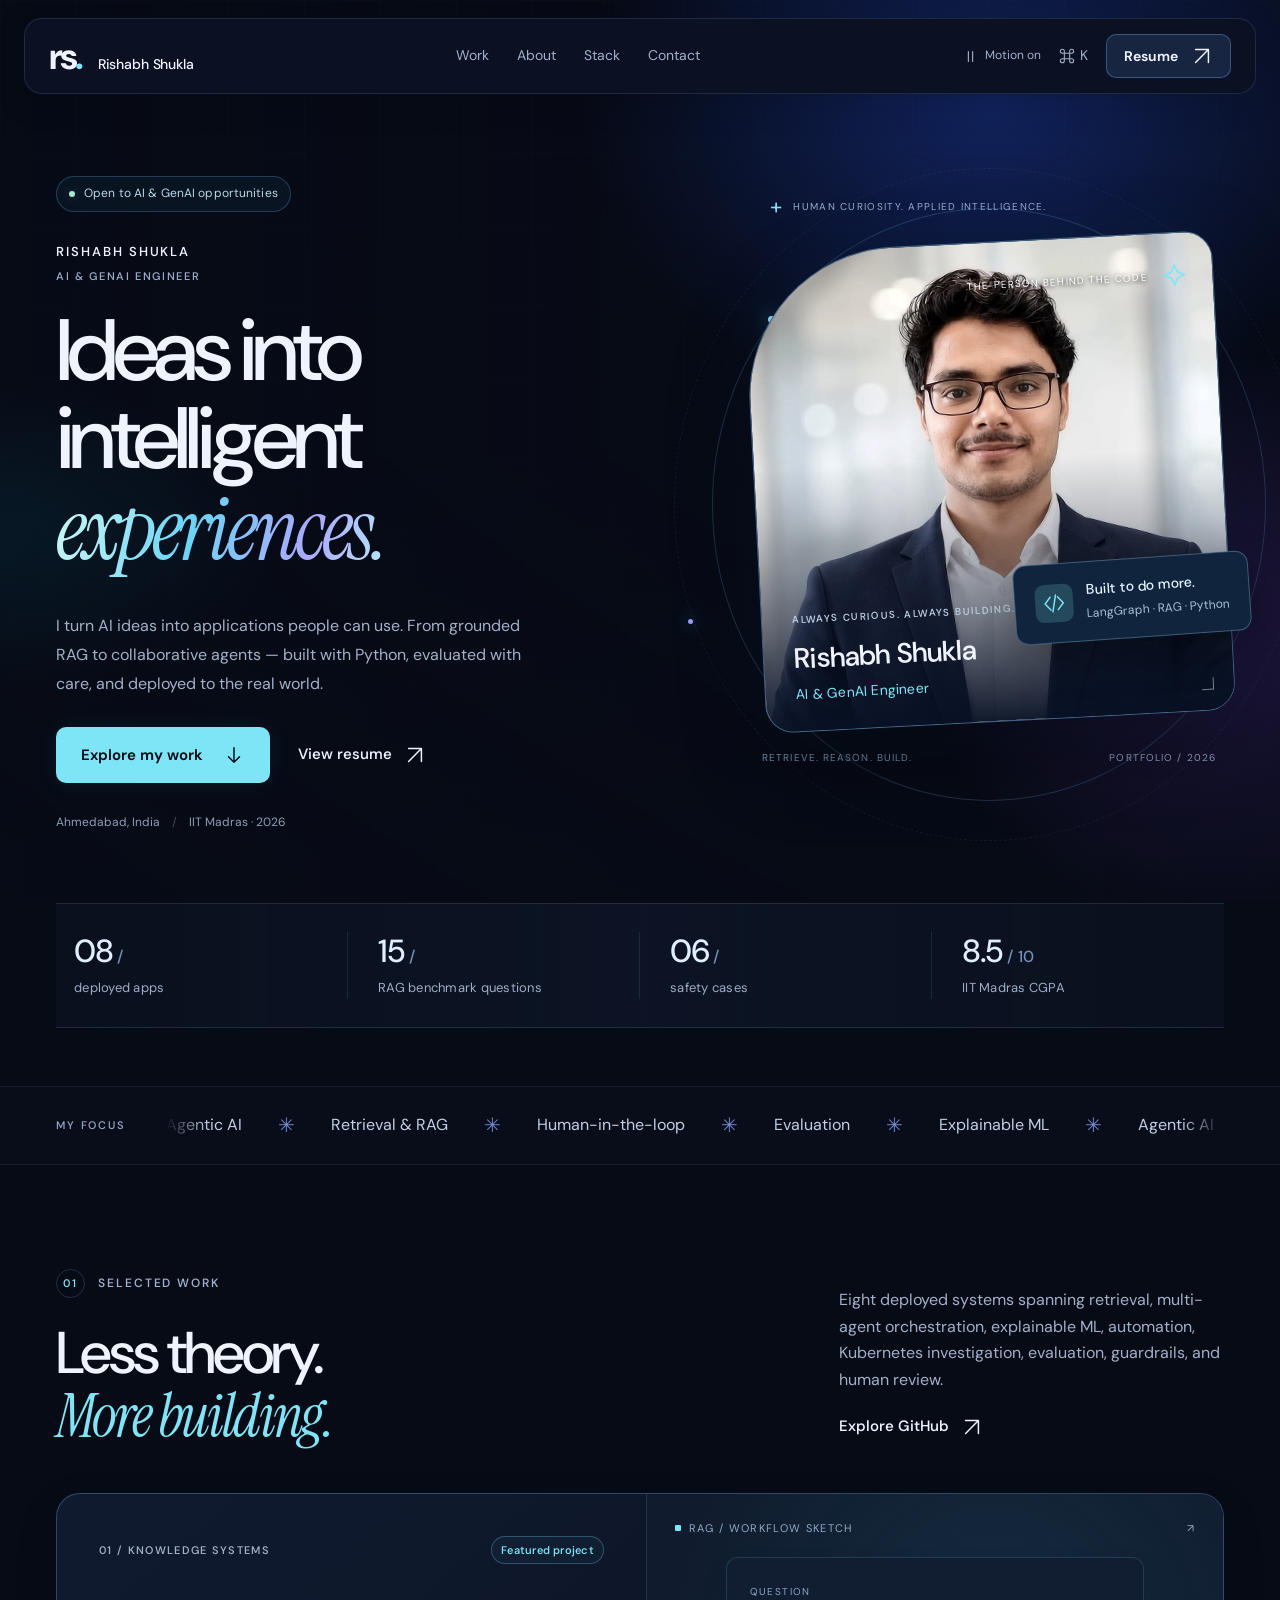
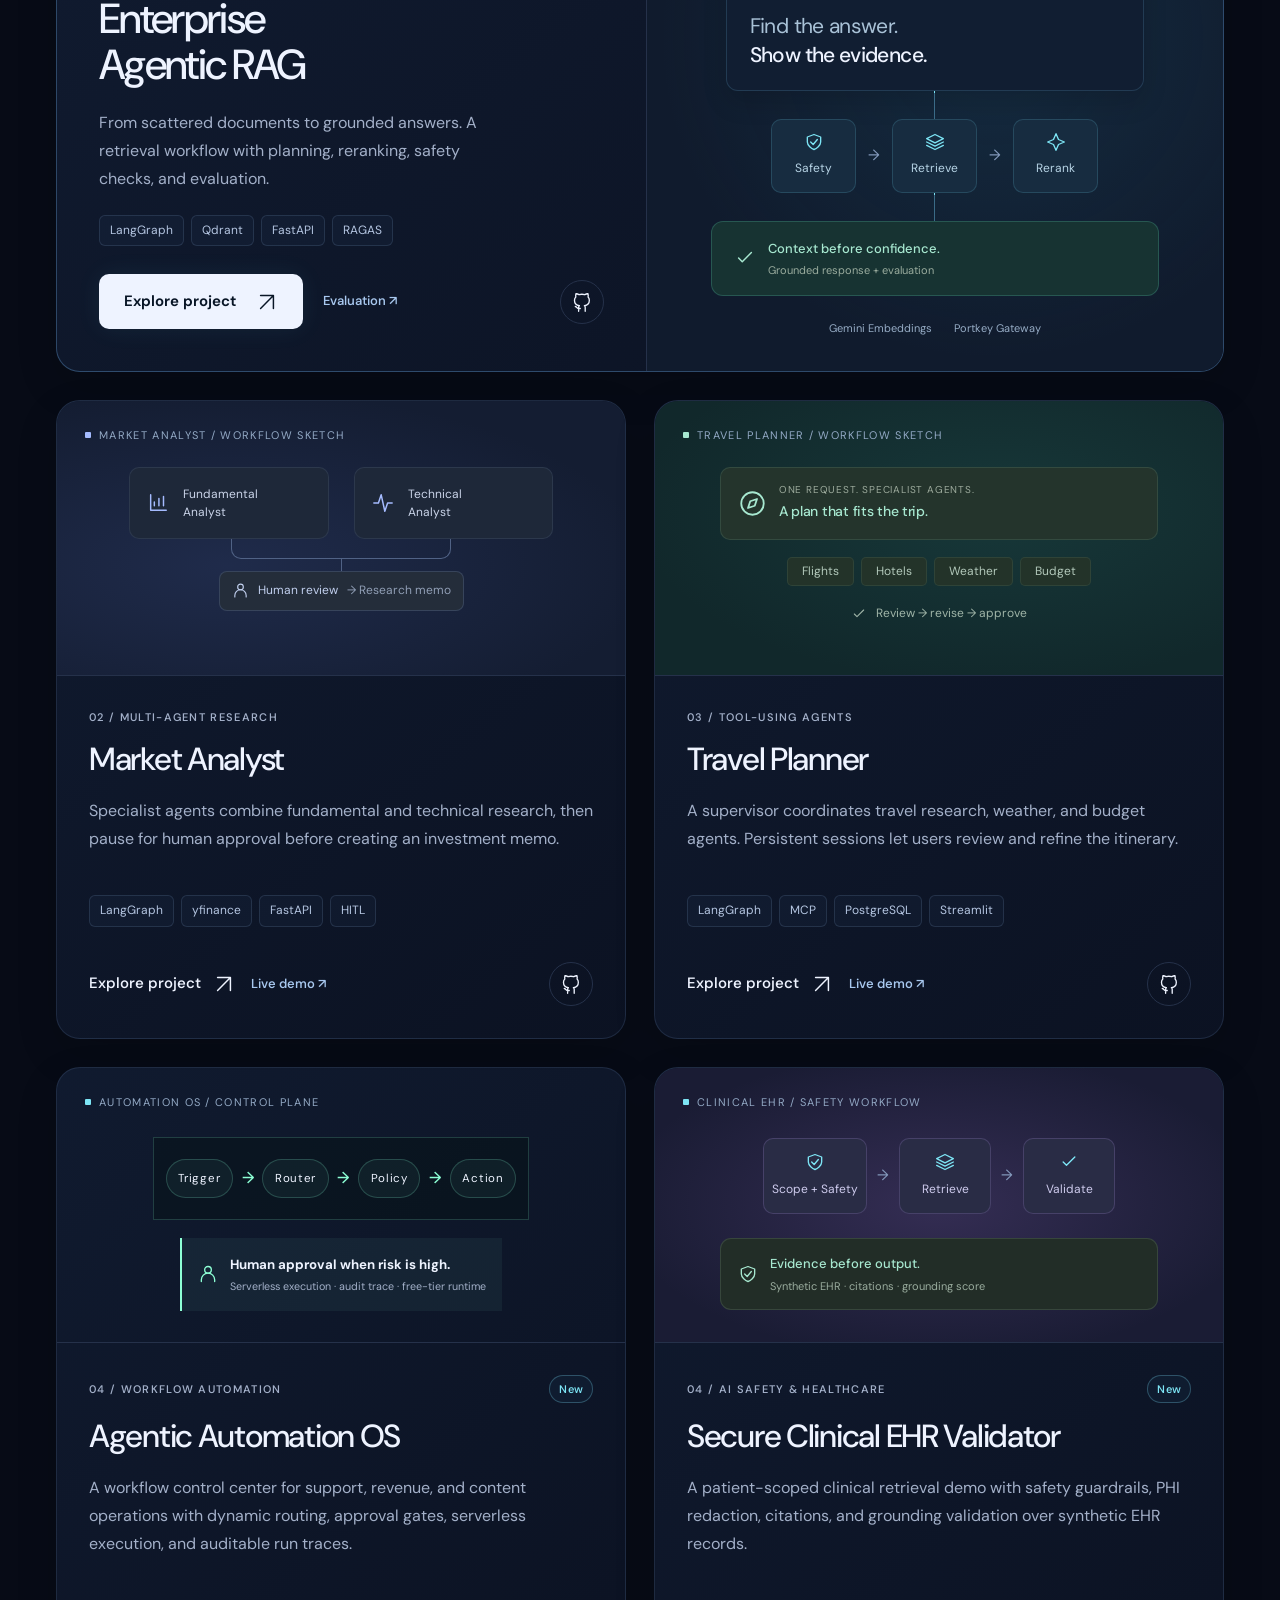
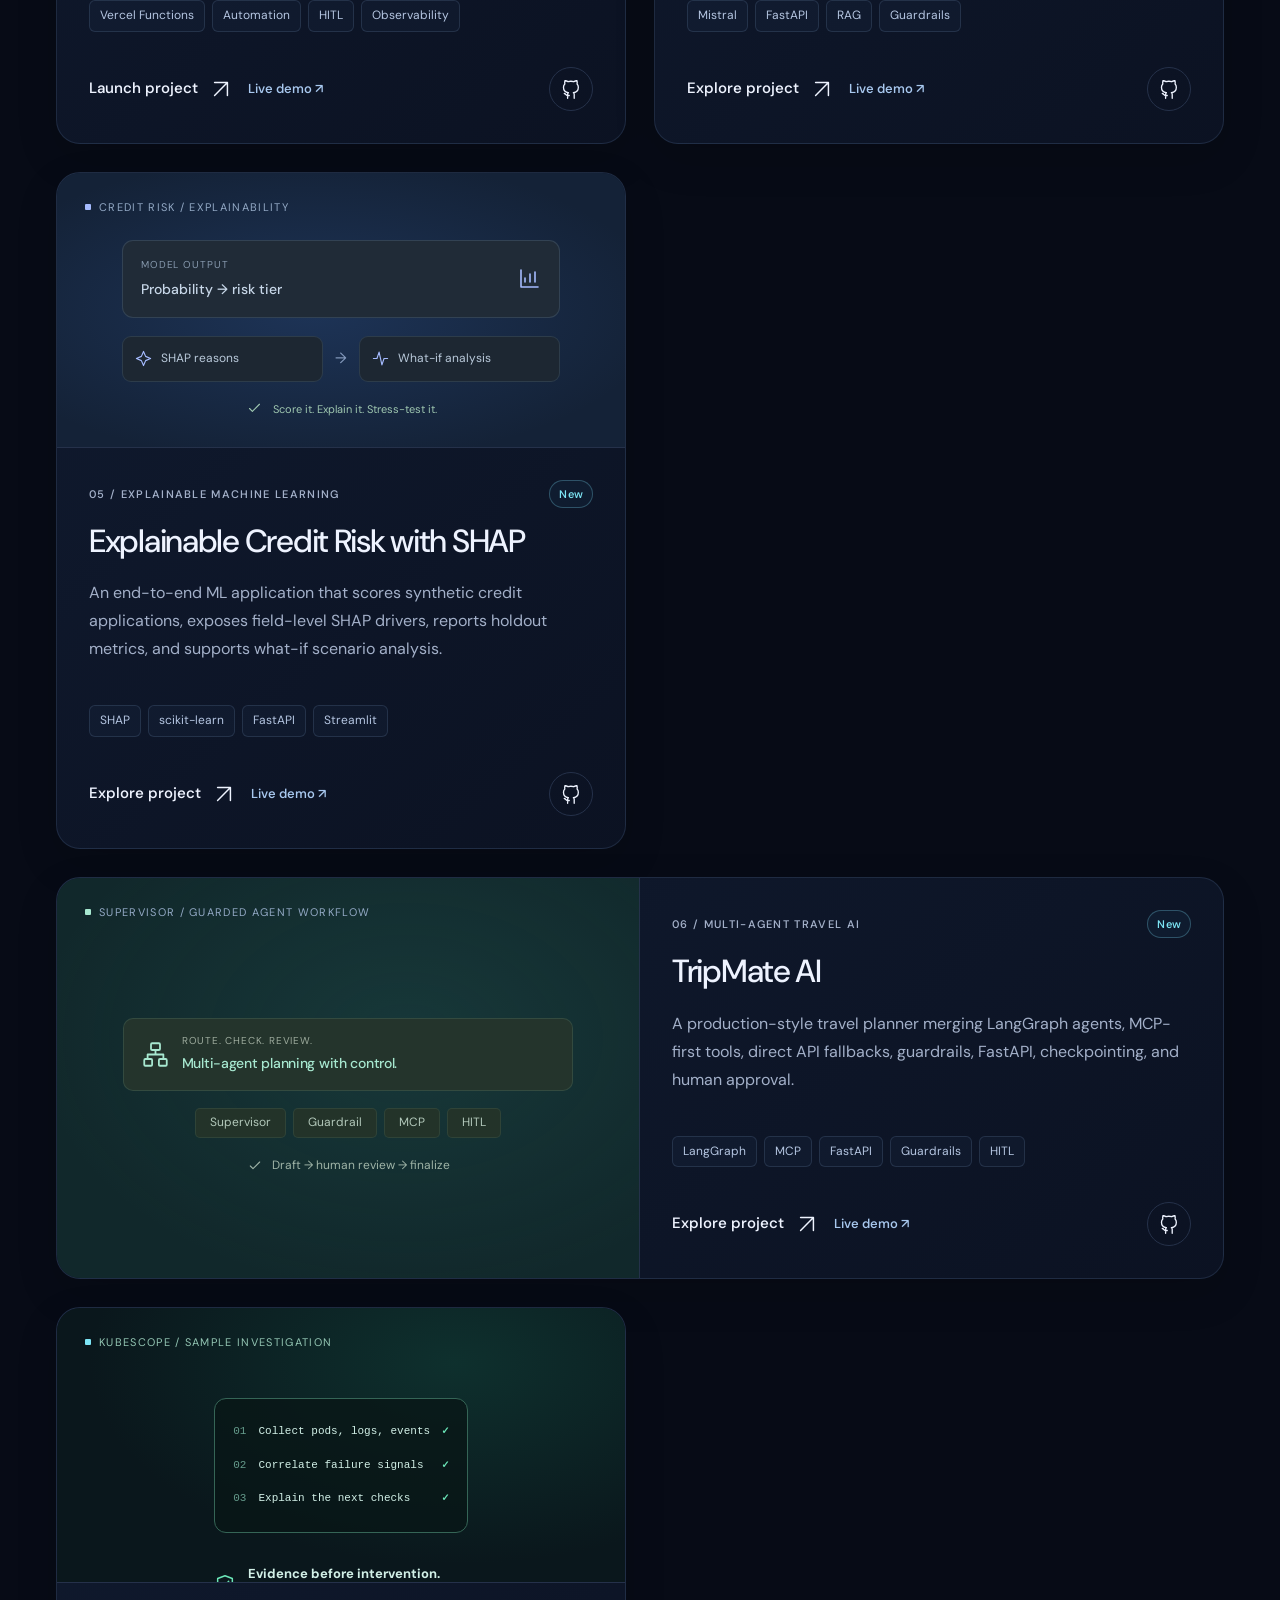
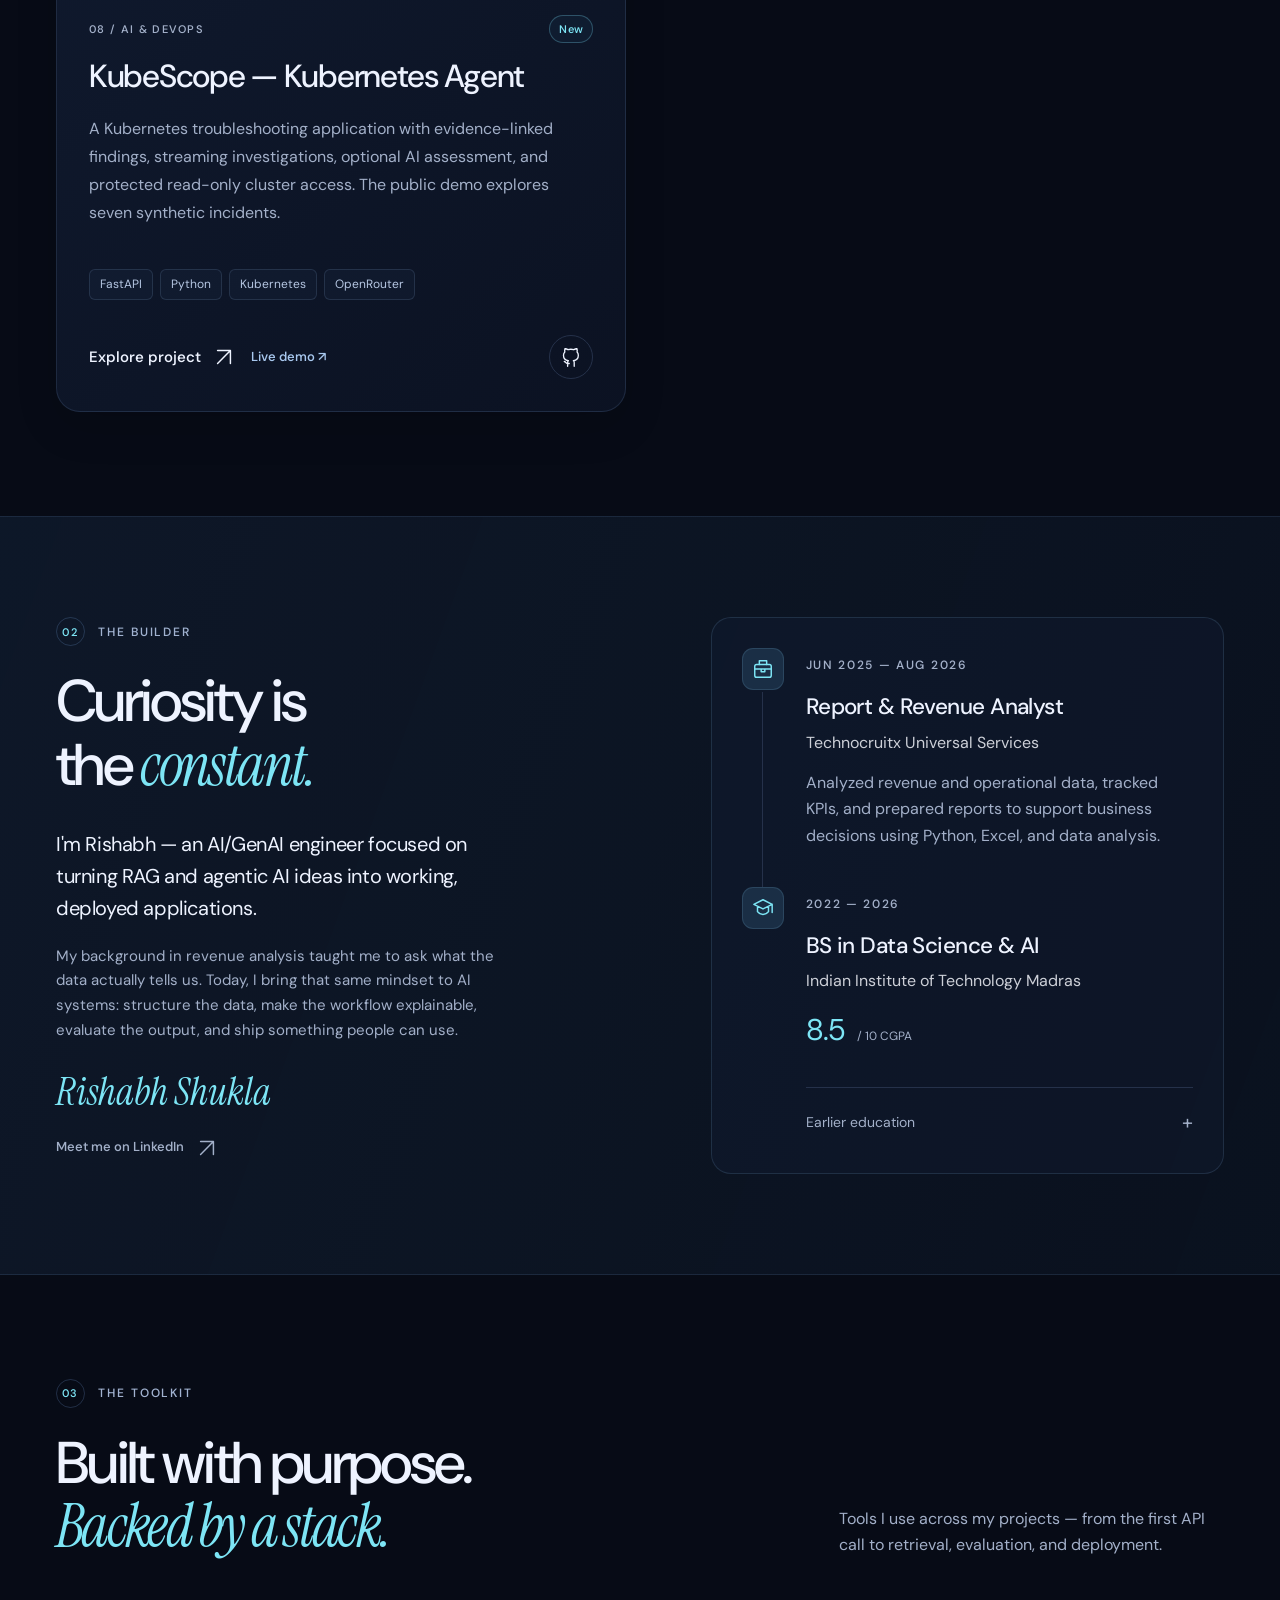
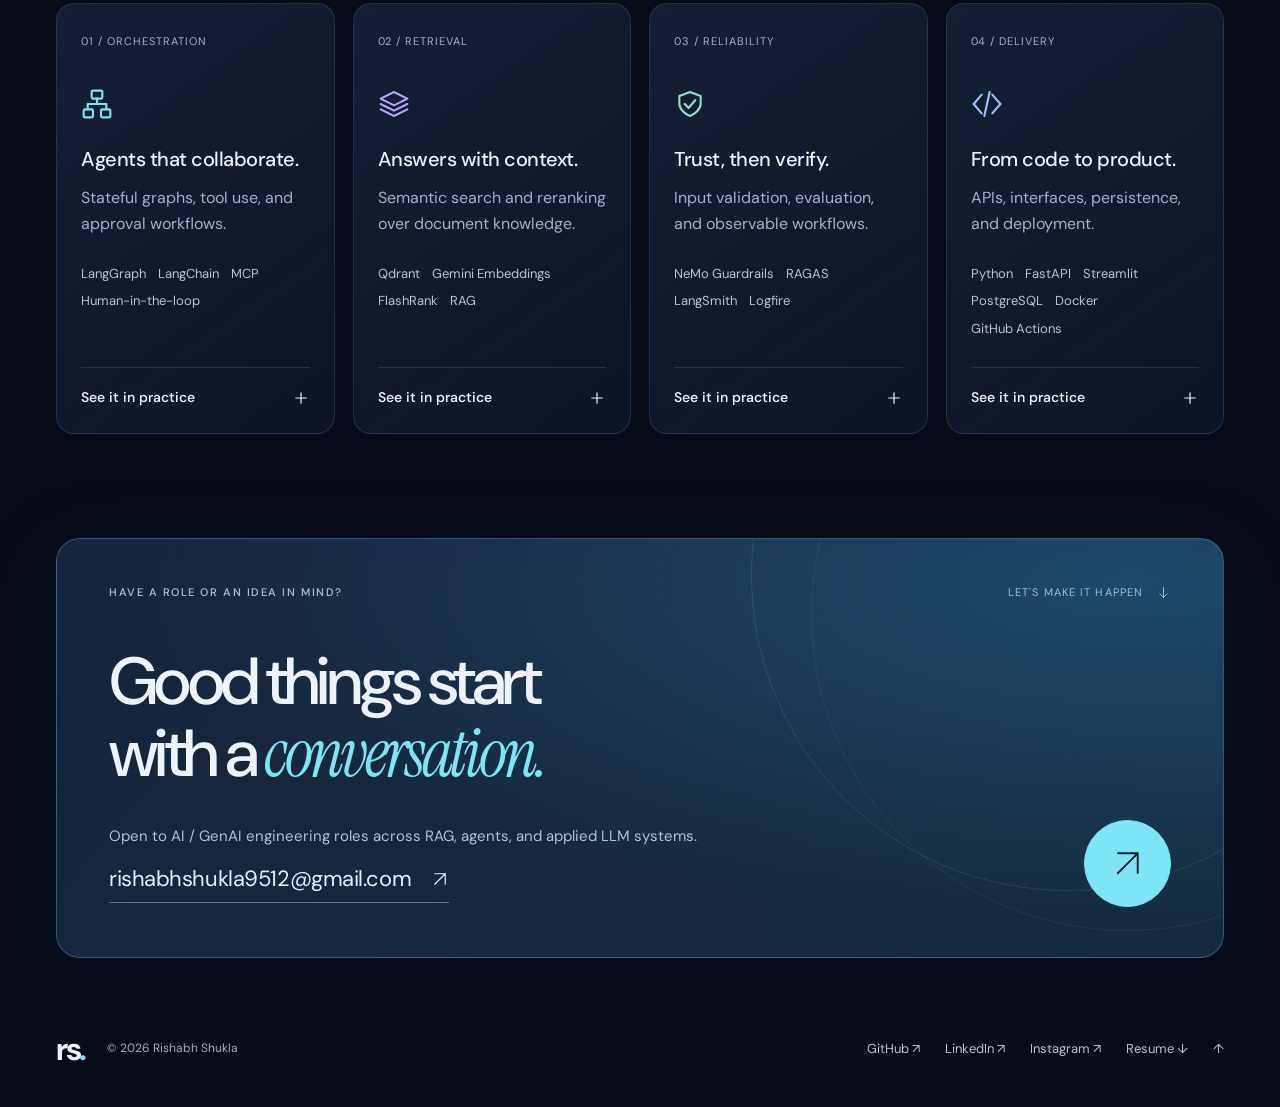
<file: index.html>
<!DOCTYPE html>
<html lang="en">
<head>
  <meta charset="UTF-8">
  <meta name="viewport" content="width=device-width, initial-scale=1">
  <meta name="theme-color" content="#070b16">
  <title>Rishabh Shukla — AI & GenAI Engineer</title>
  <meta name="description" content="Rishabh Shukla's AI engineering portfolio. Explore agentic RAG, multi-agent systems, secure clinical retrieval, evaluation, safety workflows, and deployed AI applications.">
  <meta property="og:title" content="Rishabh Shukla — AI & GenAI Engineer">
  <meta property="og:description" content="Building deployed AI systems with Python, LangGraph, RAG, safety guardrails, evaluation, APIs, and human-in-the-loop workflows.">
  <meta property="og:type" content="website">
  <meta property="og:url" content="https://my-portfolio-website-topaz-beta.vercel.app/">
  <link rel="canonical" href="https://my-portfolio-website-topaz-beta.vercel.app/">
  <link rel="icon" href="favicon.svg" type="image/svg+xml">
  <link rel="preconnect" href="https://fonts.googleapis.com">
  <link rel="preconnect" href="https://fonts.gstatic.com" crossorigin>
  <link href="https://fonts.googleapis.com/css2?family=DM+Sans:wght@400;450;500;550;600;650;700&family=Instrument+Serif:ital@0;1&display=swap" rel="stylesheet">
  <link rel="preload" href="assets/portrait.webp" as="image" type="image/webp">
  <link rel="stylesheet" href="style.css?v=20260919-credit">
  <link rel="stylesheet" href="creative.css?v=20260928-scroll">
  <script src="script.js?v=20260928-scroll" defer></script>
  <script src="motion.js?v=20260928-scroll" defer></script>
</head>
<body>
  <a class="skip-link" href="#main">Skip to content</a>
  <div class="ambient-background" aria-hidden="true">
    <div class="aurora aurora-blue"></div><div class="aurora aurora-violet"></div><div class="aurora aurora-cyan"></div>
    <div class="ambient-grid"></div><div class="ambient-vignette"></div>
  </div>
  <div class="scroll-progress" aria-hidden="true"></div>
  <header class="site-header">
    <nav class="nav wrap" aria-label="Main navigation">
      <a class="brand" href="#hero" aria-label="Rishabh Shukla, home">rs<span class="brand-dot">.</span><span class="brand-name">Rishabh Shukla</span></a>
      <div class="nav-links" id="navLinks">
        <a href="#projects">Work</a><a href="#about">About</a><a href="#skills">Stack</a><a href="#contact">Contact</a>
      </div>
      <div class="nav-actions">
        <button class="motion-toggle" id="motionToggle" type="button" aria-label="Pause background animation" aria-pressed="false" hidden><svg class="icon motion-pause" aria-hidden="true"><use href="#i-pause"/></svg><svg class="icon motion-play" aria-hidden="true"><use href="#i-play"/></svg><span id="motionLabel">Motion on</span></button>
        <button class="command-trigger" data-open="command" aria-label="Open quick navigation" title="Quick navigation (Ctrl or Command + K)"><svg class="icon" aria-hidden="true"><use href="#i-command"/></svg><kbd>K</kbd></button>
        <button class="button button-small nav-resume" data-open="resume">Resume <svg class="icon" aria-hidden="true"><use href="#i-arrow-up"/></svg></button>
        <button class="icon-button menu-toggle" aria-expanded="false" aria-controls="navLinks" aria-label="Open navigation"><svg class="icon" aria-hidden="true"><use href="#i-menu"/></svg></button>
      </div>
    </nav>
  </header>

  <main id="main">
    <section class="hero wrap" id="hero" aria-labelledby="heroTitle">
      <div class="hero-copy">
        <div class="availability"><span aria-hidden="true"></span> Open to AI & GenAI opportunities</div>
        <p class="eyebrow hero-intro">RISHABH SHUKLA <span>AI & GENAI ENGINEER</span></p>
        <h1 id="heroTitle">Ideas into<br>intelligent<br><em>experiences.</em></h1>
        <p class="hero-description">I turn AI ideas into applications people can use. From grounded RAG to collaborative agents — built with Python, evaluated with care, and deployed to the real world.</p>
        <div class="hero-actions"><a class="button" href="#projects">Explore my work <svg class="icon" aria-hidden="true"><use href="#i-arrow-down"/></svg></a><button class="text-button" data-open="resume">View resume <svg class="icon" aria-hidden="true"><use href="#i-arrow-up"/></svg></button></div>
        <div class="hero-footnote"><span>Ahmedabad, India</span><span class="footnote-separator" aria-hidden="true">/</span><span>IIT Madras · 2026</span></div>
      </div>
      <div class="portrait-composition">
        <div class="portrait-orbit" aria-hidden="true"></div>
        <div class="portrait-orbit orbit-outer" aria-hidden="true"></div>
        <div class="portrait-label"><span class="label-cross" aria-hidden="true">+</span> HUMAN CURIOSITY. APPLIED INTELLIGENCE.</div>
        <div class="portrait-card">
          <img class="portrait" src="assets/portrait.webp" width="1920" height="1080" alt="Rishabh Shukla wearing a navy suit" fetchpriority="high">
          <div class="portrait-shade" aria-hidden="true"></div>
          <span class="photo-corner corner-tl" aria-hidden="true"></span><span class="photo-corner corner-br" aria-hidden="true"></span>
          <div class="portrait-topline"><span>THE PERSON BEHIND THE CODE</span><svg class="icon" aria-hidden="true"><use href="#i-spark"/></svg></div>
          <div class="portrait-caption"><span class="eyebrow">ALWAYS CURIOUS. ALWAYS BUILDING.</span><p>Rishabh Shukla<span>AI & GenAI Engineer</span></p></div>
        </div>
        <div class="portrait-note"><span class="note-icon"><svg class="icon" aria-hidden="true"><use href="#i-code"/></svg></span><div><strong>Built to do more.</strong><span>LangGraph · RAG · Python</span></div></div>
        <span class="portrait-index" aria-hidden="true"><span>RETRIEVE. REASON. BUILD.</span> PORTFOLIO / 2026</span>
      </div>
    </section>

    <div class="proof-row wrap" aria-label="Portfolio at a glance"><span><strong>08<span> /</span></strong> deployed apps</span><span><strong>15<span> /</span></strong> RAG benchmark questions</span><span><strong>06<span> /</span></strong> safety cases</span><span><strong>8.5<span> / 10</span></strong> IIT Madras CGPA</span></div>
    <div class="focus-strip"><div class="wrap focus-inner"><span class="eyebrow">MY FOCUS</span><div class="focus-window"><div class="focus-track"><div class="focus-group"><span>Agentic AI</span><span class="strip-star" aria-hidden="true">✳</span><span>Retrieval & RAG</span><span class="strip-star" aria-hidden="true">✳</span><span>Human-in-the-loop</span><span class="strip-star" aria-hidden="true">✳</span><span>Evaluation</span><span class="strip-star" aria-hidden="true">✳</span><span>Explainable ML</span><span class="strip-star" aria-hidden="true">✳</span></div></div></div></div></div>

    <section class="section wrap" id="projects" aria-labelledby="workTitle">
      <div class="section-heading reveal"><div><p class="eyebrow section-label"><span>01</span> SELECTED WORK</p><h2 id="workTitle">Less theory.<br><em>More building.</em></h2></div><div class="section-intro"><p>Eight deployed systems spanning retrieval, multi-agent orchestration, explainable ML, automation, Kubernetes investigation, evaluation, guardrails, and human review.</p><a class="text-link" href="https://github.com/rs6739171-hash" target="_blank" rel="noopener noreferrer">Explore GitHub <svg class="icon" aria-hidden="true"><use href="#i-arrow-up"/></svg></a></div></div>

      <article class="project project-featured reveal" data-project-card="rag">
        <div class="project-copy"><div class="project-meta"><span>01 / KNOWLEDGE SYSTEMS</span><span class="project-type">Featured project</span></div><h3>Enterprise<br>Agentic RAG</h3><p>From scattered documents to grounded answers. A retrieval workflow with planning, reranking, safety checks, and evaluation.</p><ul class="tags" aria-label="Technologies"><li>LangGraph</li><li>Qdrant</li><li>FastAPI</li><li>RAGAS</li></ul><div class="project-actions"><button class="button button-light" data-project="rag">Explore project <svg class="icon" aria-hidden="true"><use href="#i-arrow-up"/></svg></button><a class="text-link project-live-link" href="https://enterprise-rag-rishabh.onrender.com/?page=evaluation" target="_blank" rel="noopener noreferrer">Evaluation ↗</a><a class="icon-button" href="https://github.com/rs6739171-hash/Enterprise_Agentic_RAG" target="_blank" rel="noopener noreferrer" aria-label="Enterprise Agentic RAG source code"><svg class="icon" aria-hidden="true"><use href="#i-github"/></svg></a></div></div>
        <div class="rag-visual project-visual" aria-label="RAG workflow: question, safety check, retrieval and reranking, grounded response">
          <div class="visual-header"><span class="tiny-square" aria-hidden="true"></span><span>RAG / WORKFLOW SKETCH</span><span class="visual-code">↗</span></div>
          <div class="query-bubble"><span class="tiny-label">QUESTION</span><p>Find the answer.<br><strong>Show the evidence.</strong></p></div>
          <div class="flow-line" aria-hidden="true"><span></span></div>
          <div class="pipeline-row"><div class="pipeline-node"><svg class="icon" aria-hidden="true"><use href="#i-shield"/></svg><span>Safety</span></div><span class="pipeline-arrow" aria-hidden="true">→</span><div class="pipeline-node"><svg class="icon" aria-hidden="true"><use href="#i-layers"/></svg><span>Retrieve</span></div><span class="pipeline-arrow" aria-hidden="true">→</span><div class="pipeline-node"><svg class="icon" aria-hidden="true"><use href="#i-spark"/></svg><span>Rerank</span></div></div>
          <div class="flow-line" aria-hidden="true"><span></span></div>
          <div class="answer-bubble"><svg class="icon" aria-hidden="true"><use href="#i-check"/></svg><div><strong>Context before confidence.</strong><span>Grounded response + evaluation</span></div></div>
          <div class="visual-footer"><span>Gemini Embeddings</span><span>Portkey Gateway</span></div>
        </div>
      </article>
      <div class="project-grid">
        <article class="project project-secondary reveal" data-project-card="market">
          <div class="project-visual market-visual"><div class="visual-header"><span class="tiny-square" aria-hidden="true"></span><span>MARKET ANALYST / WORKFLOW SKETCH</span></div><div class="agent-layout"><div class="agent-tile"><svg class="icon" aria-hidden="true"><use href="#i-chart"/></svg><span>Fundamental<br>Analyst</span></div><div class="agent-tile"><svg class="icon" aria-hidden="true"><use href="#i-activity"/></svg><span>Technical<br>Analyst</span></div></div><div class="agent-merge" aria-hidden="true"></div><div class="review-pill"><svg class="icon" aria-hidden="true"><use href="#i-user"/></svg>Human review <span>→ Research memo</span></div></div>
          <div class="project-copy"><div class="project-meta"><span>02 / MULTI-AGENT RESEARCH</span></div><h3>Market Analyst</h3><p>Specialist agents combine fundamental and technical research, then pause for human approval before creating an investment memo.</p><ul class="tags" aria-label="Technologies"><li>LangGraph</li><li>yfinance</li><li>FastAPI</li><li>HITL</li></ul><div class="project-actions"><button class="text-button" data-project="market">Explore project <svg class="icon" aria-hidden="true"><use href="#i-arrow-up"/></svg></button><a class="text-link project-live-link" href="https://market-analyst-rishabh.onrender.com/" target="_blank" rel="noopener noreferrer">Live demo ↗</a><a class="icon-button" href="https://github.com/rs6739171-hash/Market_Analyst_Agent" target="_blank" rel="noopener noreferrer" aria-label="Market Analyst source code"><svg class="icon" aria-hidden="true"><use href="#i-github"/></svg></a></div></div>
        </article>
        <article class="project project-secondary reveal" data-project-card="travel">
          <div class="project-visual travel-visual"><div class="visual-header"><span class="tiny-square" aria-hidden="true"></span><span>TRAVEL PLANNER / WORKFLOW SKETCH</span></div><div class="travel-request"><svg class="icon" aria-hidden="true"><use href="#i-compass"/></svg><div><span>ONE REQUEST. SPECIALIST AGENTS.</span><strong>A plan that fits the trip.</strong></div></div><div class="travel-routes"><span>Flights</span><span>Hotels</span><span>Weather</span><span>Budget</span></div><div class="travel-result"><svg class="icon" aria-hidden="true"><use href="#i-check"/></svg> Review → revise → approve</div></div>
          <div class="project-copy"><div class="project-meta"><span>03 / TOOL-USING AGENTS</span></div><h3>Travel Planner</h3><p>A supervisor coordinates travel research, weather, and budget agents. Persistent sessions let users review and refine the itinerary.</p><ul class="tags" aria-label="Technologies"><li>LangGraph</li><li>MCP</li><li>PostgreSQL</li><li>Streamlit</li></ul><div class="project-actions"><button class="text-button" data-project="travel">Explore project <svg class="icon" aria-hidden="true"><use href="#i-arrow-up"/></svg></button><a class="text-link project-live-link" href="https://travel-planner-rishabh.onrender.com/" target="_blank" rel="noopener noreferrer">Live demo ↗</a><a class="icon-button" href="https://github.com/rs6739171-hash/Travel_Planner_System" target="_blank" rel="noopener noreferrer" aria-label="Travel Planner source code"><svg class="icon" aria-hidden="true"><use href="#i-github"/></svg></a></div></div>
        </article>
        <article class="project project-secondary reveal automation-project">
          <div class="project-visual automation-portfolio-visual">
            <div class="visual-header"><span class="tiny-square" aria-hidden="true"></span><span>AUTOMATION OS / CONTROL PLANE</span></div>
            <div class="automation-portfolio-flow">
              <span>Trigger</span><b>→</b><span>Router</span><b>→</b><span>Policy</span><b>→</b><span>Action</span>
            </div>
            <div class="automation-portfolio-gate"><svg class="icon" aria-hidden="true"><use href="#i-user"/></svg><div><strong>Human approval when risk is high.</strong><small>Serverless execution · audit trace · free-tier runtime</small></div></div>
          </div>
          <div class="project-copy"><div class="project-meta"><span>04 / WORKFLOW AUTOMATION</span><span class="project-type">New</span></div><h3>Agentic Automation OS</h3><p>A workflow control center for support, revenue, and content operations with dynamic routing, approval gates, serverless execution, and auditable run traces.</p><ul class="tags" aria-label="Technologies"><li>Vercel Functions</li><li>Automation</li><li>HITL</li><li>Observability</li></ul><div class="project-actions"><a class="text-button" href="/projects/Agentic_Automation_OS/">Launch project <svg class="icon" aria-hidden="true"><use href="#i-arrow-up"/></svg></a><a class="text-link project-live-link" href="/projects/Agentic_Automation_OS/" target="_blank" rel="noopener noreferrer">Live demo ↗</a><a class="icon-button" href="https://github.com/rs6739171-hash/My-Portfolio-Website/tree/main/projects/Agentic_Automation_OS" target="_blank" rel="noopener noreferrer" aria-label="Agentic Automation OS source code"><svg class="icon" aria-hidden="true"><use href="#i-github"/></svg></a></div></div>
        </article>
        <article class="project project-secondary reveal" data-project-card="clinical">
          <div class="project-visual clinical-visual">
            <div class="visual-header"><span class="tiny-square" aria-hidden="true"></span><span>CLINICAL EHR / SAFETY WORKFLOW</span></div>
            <div class="clinical-flow">
              <div class="clinical-node"><svg class="icon" aria-hidden="true"><use href="#i-shield"/></svg><span>Scope + Safety</span></div>
              <span class="pipeline-arrow" aria-hidden="true">→</span>
              <div class="clinical-node"><svg class="icon" aria-hidden="true"><use href="#i-layers"/></svg><span>Retrieve</span></div>
              <span class="pipeline-arrow" aria-hidden="true">→</span>
              <div class="clinical-node"><svg class="icon" aria-hidden="true"><use href="#i-check"/></svg><span>Validate</span></div>
            </div>
            <div class="clinical-result"><svg class="icon" aria-hidden="true"><use href="#i-shield"/></svg><div><strong>Evidence before output.</strong><span>Synthetic EHR · citations · grounding score</span></div></div>
          </div>
          <div class="project-copy"><div class="project-meta"><span>04 / AI SAFETY & HEALTHCARE</span><span class="project-type">New</span></div><h3>Secure Clinical EHR Validator</h3><p>A patient-scoped clinical retrieval demo with safety guardrails, PHI redaction, citations, and grounding validation over synthetic EHR records.</p><ul class="tags" aria-label="Technologies"><li>Mistral</li><li>FastAPI</li><li>RAG</li><li>Guardrails</li></ul><div class="project-actions"><button class="text-button" data-project="clinical">Explore project <svg class="icon" aria-hidden="true"><use href="#i-arrow-up"/></svg></button><a class="text-link project-live-link" href="https://secure-clinical-ehr-validator.onrender.com" target="_blank" rel="noopener noreferrer">Live demo ↗</a><a class="icon-button" href="https://github.com/rs6739171-hash/My-Portfolio-Website/tree/main/projects/Secure_Clinical_EHR_Validator" target="_blank" rel="noopener noreferrer" aria-label="Secure Clinical EHR Validator source code"><svg class="icon" aria-hidden="true"><use href="#i-github"/></svg></a></div></div>
        </article>
        <article class="project project-secondary reveal credit-project" data-project-card="credit">
          <div class="project-visual credit-visual">
            <div class="visual-header"><span class="tiny-square" aria-hidden="true"></span><span>CREDIT RISK / EXPLAINABILITY</span></div>
            <div class="credit-score-card">
              <div><span>MODEL OUTPUT</span><strong>Probability → risk tier</strong></div>
              <svg class="icon" aria-hidden="true"><use href="#i-chart"/></svg>
            </div>
            <div class="credit-explain-row">
              <div><svg class="icon" aria-hidden="true"><use href="#i-spark"/></svg><span>SHAP reasons</span></div>
              <span class="pipeline-arrow" aria-hidden="true">→</span>
              <div><svg class="icon" aria-hidden="true"><use href="#i-activity"/></svg><span>What-if analysis</span></div>
            </div>
            <div class="credit-result"><svg class="icon" aria-hidden="true"><use href="#i-check"/></svg><span>Score it. Explain it. Stress-test it.</span></div>
          </div>
          <div class="project-copy"><div class="project-meta"><span>05 / EXPLAINABLE MACHINE LEARNING</span><span class="project-type">New</span></div><h3>Explainable Credit Risk with SHAP</h3><p>An end-to-end ML application that scores synthetic credit applications, exposes field-level SHAP drivers, reports holdout metrics, and supports what-if scenario analysis.</p><ul class="tags" aria-label="Technologies"><li>SHAP</li><li>scikit-learn</li><li>FastAPI</li><li>Streamlit</li></ul><div class="project-actions"><button class="text-button" data-project="credit">Explore project <svg class="icon" aria-hidden="true"><use href="#i-arrow-up"/></svg></button><a class="text-link project-live-link" href="https://explainable-credit-risk-shap.onrender.com" target="_blank" rel="noopener noreferrer">Live demo ↗</a><a class="icon-button" href="https://github.com/rs6739171-hash/My-Portfolio-Website/tree/main/projects/Explainable_Credit_Risk_SHAP" target="_blank" rel="noopener noreferrer" aria-label="Explainable Credit Risk source code"><svg class="icon" aria-hidden="true"><use href="#i-github"/></svg></a></div></div>
        </article>
        <article class="project project-secondary reveal" data-project-card="supervisor">
          <div class="project-visual travel-visual"><div class="visual-header"><span class="tiny-square" aria-hidden="true"></span><span>SUPERVISOR / GUARDED AGENT WORKFLOW</span></div><div class="travel-request"><svg class="icon" aria-hidden="true"><use href="#i-nodes"/></svg><div><span>ROUTE. CHECK. REVIEW.</span><strong>Multi-agent planning with control.</strong></div></div><div class="travel-routes"><span>Supervisor</span><span>Guardrail</span><span>MCP</span><span>HITL</span></div><div class="travel-result"><svg class="icon" aria-hidden="true"><use href="#i-check"/></svg> Draft → human review → finalize</div></div>
          <div class="project-copy"><div class="project-meta"><span>06 / MULTI-AGENT TRAVEL AI</span><span class="project-type">New</span></div><h3>TripMate AI</h3><p>A production-style travel planner merging LangGraph agents, MCP-first tools, direct API fallbacks, guardrails, FastAPI, checkpointing, and human approval.</p><ul class="tags" aria-label="Technologies"><li>LangGraph</li><li>MCP</li><li>FastAPI</li><li>Guardrails</li><li>HITL</li></ul><div class="project-actions"><button class="text-button" data-project="supervisor">Explore project <svg class="icon" aria-hidden="true"><use href="#i-arrow-up"/></svg></button><a class="text-link project-live-link" href="https://multi-agent-langgraph-hitl-rishabh.onrender.com" target="_blank" rel="noopener noreferrer">Live demo ↗</a><a class="icon-button" href="https://github.com/rs6739171-hash/My-Portfolio-Website/tree/main/projects/Multi_Agent_LangGraph_MCP_Supervisor_HITL" target="_blank" rel="noopener noreferrer" aria-label="TripMate AI source code"><svg class="icon" aria-hidden="true"><use href="#i-github"/></svg></a></div></div>
        </article>
        <article class="project project-secondary reveal kubescope-project" data-project-card="kubescope">
          <div class="project-visual kubescope-visual"><div class="visual-header"><span class="tiny-square" aria-hidden="true"></span><span>KUBESCOPE / SAMPLE INVESTIGATION</span></div><div class="kubescope-terminal"><div><span>01</span> Collect pods, logs, events <strong>✓</strong></div><div><span>02</span> Correlate failure signals <strong>✓</strong></div><div><span>03</span> Explain the next checks <strong>✓</strong></div></div><div class="kubescope-result"><svg class="icon" aria-hidden="true"><use href="#i-shield"/></svg><div><strong>Evidence before intervention.</strong><small>Read-only collection · operator-reviewed fixes</small></div></div></div>
          <div class="project-copy"><div class="project-meta"><span>08 / AI &amp; DEVOPS</span><span class="project-type">New</span></div><h3>KubeScope — Kubernetes Agent</h3><p>A Kubernetes troubleshooting application with evidence-linked findings, streaming investigations, optional AI assessment, and protected read-only cluster access. The public demo explores seven synthetic incidents.</p><ul class="tags" aria-label="Technologies"><li>FastAPI</li><li>Python</li><li>Kubernetes</li><li>OpenRouter</li></ul><div class="project-actions"><button class="text-button" data-project="kubescope">Explore project <svg class="icon" aria-hidden="true"><use href="#i-arrow-up"/></svg></button><a class="text-link project-live-link" href="https://kubescope-rishabh.onrender.com" target="_blank" rel="noopener noreferrer">Live demo ↗</a><a class="icon-button" href="https://github.com/rs6739171-hash/My-Portfolio-Website/tree/main/projects/AI_DevOps_Kubernetes_Agent" target="_blank" rel="noopener noreferrer" aria-label="KubeScope source code"><svg class="icon" aria-hidden="true"><use href="#i-github"/></svg></a></div></div>
        </article>
      </div>
    </section>

    <section class="about-section" id="about" aria-labelledby="aboutTitle"><div class="wrap about-grid">
      <div class="reveal"><p class="eyebrow section-label"><span>02</span> THE BUILDER</p><h2 id="aboutTitle">Curiosity is<br>the <em>constant.</em></h2><p class="about-lead">I'm Rishabh — an AI/GenAI engineer focused on turning RAG and agentic AI ideas into working, deployed applications.</p><p class="muted">My background in revenue analysis taught me to ask what the data actually tells us. Today, I bring that same mindset to AI systems: structure the data, make the workflow explainable, evaluate the output, and ship something people can use.</p><div class="about-signoff"><span class="signature">Rishabh Shukla</span><a class="text-link" href="https://www.linkedin.com/in/rishabhshukla9512/" target="_blank" rel="noopener noreferrer">Meet me on LinkedIn <svg class="icon" aria-hidden="true"><use href="#i-arrow-up"/></svg></a></div></div>
      <div class="timeline reveal" id="experience"><article class="timeline-item"><div class="timeline-marker" aria-hidden="true"><svg class="icon" aria-hidden="true"><use href="#i-briefcase"/></svg></div><div><p class="eyebrow">JUN 2025 — AUG 2026</p><h3>Report & Revenue Analyst</h3><p class="timeline-org">Technocruitx Universal Services</p><p class="muted">Analyzed revenue and operational data, tracked KPIs, and prepared reports to support business decisions using Python, Excel, and data analysis.</p></div></article><article class="timeline-item"><div class="timeline-marker" aria-hidden="true"><svg class="icon" aria-hidden="true"><use href="#i-graduation"/></svg></div><div><p class="eyebrow">2022 — 2026</p><h3>BS in Data Science & AI</h3><p class="timeline-org">Indian Institute of Technology Madras</p><div class="grade-badge">8.5 <span>/ 10 CGPA</span></div></div></article><details class="earlier-education"><summary>Earlier education <span aria-hidden="true">+</span></summary><p><strong>Class XII · CBSE</strong><br>ASHA Public School, Kannauj · 2021–2022 · 68%</p><p><strong>Class X · CBSE</strong><br>ASHA Public School, Kannauj · 2019–2020 · 85%</p></details></div>
    </div></section>

    <section class="section wrap" id="skills" aria-labelledby="skillsTitle"><div class="section-heading reveal"><div><p class="eyebrow section-label"><span>03</span> THE TOOLKIT</p><h2 id="skillsTitle">Built with purpose.<br><em>Backed by a stack.</em></h2></div><p class="section-intro">Tools I use across my projects — from the first API call to retrieval, evaluation, and deployment.</p></div><div class="skills-grid">
      <article class="skill-card reveal"><span class="skill-number">01 / ORCHESTRATION</span><svg class="icon skill-icon" aria-hidden="true"><use href="#i-nodes"/></svg><h3>Agents that collaborate.</h3><p>Stateful graphs, tool use, and approval workflows.</p><ul class="skill-list"><li>LangGraph</li><li>LangChain</li><li>MCP</li><li>Human-in-the-loop</li></ul><button class="text-link" data-skill="agents">See it in practice <svg class="icon" aria-hidden="true"><use href="#i-plus"/></svg></button></article>
      <article class="skill-card reveal"><span class="skill-number">02 / RETRIEVAL</span><svg class="icon skill-icon" aria-hidden="true"><use href="#i-layers"/></svg><h3>Answers with context.</h3><p>Semantic search and reranking over document knowledge.</p><ul class="skill-list"><li>Qdrant</li><li>Gemini Embeddings</li><li>FlashRank</li><li>RAG</li></ul><button class="text-link" data-skill="retrieval">See it in practice <svg class="icon" aria-hidden="true"><use href="#i-plus"/></svg></button></article>
      <article class="skill-card reveal"><span class="skill-number">03 / RELIABILITY</span><svg class="icon skill-icon" aria-hidden="true"><use href="#i-shield"/></svg><h3>Trust, then verify.</h3><p>Input validation, evaluation, and observable workflows.</p><ul class="skill-list"><li>NeMo Guardrails</li><li>RAGAS</li><li>LangSmith</li><li>Logfire</li></ul><button class="text-link" data-skill="reliability">See it in practice <svg class="icon" aria-hidden="true"><use href="#i-plus"/></svg></button></article>
      <article class="skill-card reveal"><span class="skill-number">04 / DELIVERY</span><svg class="icon skill-icon" aria-hidden="true"><use href="#i-code"/></svg><h3>From code to product.</h3><p>APIs, interfaces, persistence, and deployment.</p><ul class="skill-list"><li>Python</li><li>FastAPI</li><li>Streamlit</li><li>PostgreSQL</li><li>Docker</li><li>GitHub Actions</li></ul><button class="text-link" data-skill="delivery">See it in practice <svg class="icon" aria-hidden="true"><use href="#i-plus"/></svg></button></article>
    </div></section>

    <section class="contact-section wrap reveal" id="contact" aria-labelledby="contactTitle"><div class="contact-top"><p class="eyebrow">HAVE A ROLE OR AN IDEA IN MIND?</p><span>LET'S MAKE IT HAPPEN <svg class="icon" aria-hidden="true"><use href="#i-arrow-down"/></svg></span></div><h2 id="contactTitle">Good things start<br>with a <em>conversation.</em></h2><div class="contact-bottom"><div><p>Open to AI / GenAI engineering roles across RAG, agents, and applied LLM systems.</p><a class="contact-email" href="mailto:rishabhshukla9512@gmail.com">rishabhshukla9512@gmail.com <svg class="icon" aria-hidden="true"><use href="#i-arrow-up"/></svg></a></div><button class="contact-circle" data-open="contact" aria-label="Open contact options"><svg aria-hidden="true"><use href="#i-arrow-up"/></svg></button></div></section>
  </main>

  <footer class="wrap footer"><div><a class="brand" href="#hero" aria-label="Back to top">rs<span class="brand-dot">.</span></a><span>© 2026 Rishabh Shukla</span></div><div class="footer-links"><a href="https://github.com/rs6739171-hash" target="_blank" rel="noopener noreferrer">GitHub ↗</a><a href="https://www.linkedin.com/in/rishabhshukla9512/" target="_blank" rel="noopener noreferrer">LinkedIn ↗</a><a href="https://www.instagram.com/rishabhshukla9512/" target="_blank" rel="noopener noreferrer">Instagram ↗</a><a href="Rishabh_Shukla_Resume.pdf?v=20260918" download="Rishabh_Shukla_Resume.pdf">Resume ↓</a><a href="#hero" aria-label="Back to top">↑</a></div></footer>

  <aside class="recruiter-nudge" id="recruiterNudge" aria-label="Recruiter quick access" hidden><button class="nudge-close icon-button" aria-label="Dismiss recruiter shortcut"><svg class="icon" aria-hidden="true"><use href="#i-close"/></svg></button><span class="eyebrow">QUICK PROOF OF WORK</span><p>Hiring for RAG, agents, or GenAI?</p><button class="text-link" data-project="rag">See strongest project <svg class="icon" aria-hidden="true"><use href="#i-arrow-up"/></svg></button></aside>
  <div class="toast" id="toast" role="status" aria-live="polite"></div>

  <dialog class="modal project-modal" id="projectDialog" aria-labelledby="projectDialogTitle"><div class="modal-header"><span class="eyebrow" id="projectDialogKicker">PROJECT DETAILS</span><button class="icon-button" data-close aria-label="Close project details" autofocus><svg class="icon" aria-hidden="true"><use href="#i-close"/></svg></button></div><div class="modal-body"><h2 id="projectDialogTitle"></h2><p class="modal-lead" id="projectDialogDescription"></p><ul class="tags" id="projectDialogTags"></ul><div class="project-detail-grid"><div><h3>What I built</h3><ul class="detail-list" id="projectDialogFeatures"></ul></div><div class="detail-aside"><span class="eyebrow">THE WORKFLOW</span><ol class="workflow-list" id="projectDialogWorkflow"></ol></div></div><div class="walkthrough"><div class="walkthrough-heading"><div><h3>Step through the workflow</h3><p>Illustrative walkthrough. No live API calls or measured results.</p></div><button class="button button-small button-light" id="walkthroughNext">Start walkthrough <span aria-hidden="true">→</span></button></div><div class="walkthrough-output" id="walkthroughOutput" role="status" aria-live="polite">Explore how the agents work together, one step at a time.</div></div><div class="modal-actions"><a class="button" id="projectDemoLink" target="_blank" rel="noopener noreferrer">Open hosted app <svg class="icon" aria-hidden="true"><use href="#i-arrow-up"/></svg></a><a class="button button-outline" id="projectSourceLink" target="_blank" rel="noopener noreferrer">View source <svg class="icon" aria-hidden="true"><use href="#i-github"/></svg></a><button class="text-button" id="copyDemoPasscode">Copy demo passcode</button></div><p class="modal-note">Hosted demos may take a moment to wake up. If asked, use the demo passcode.</p></div></dialog>

  <dialog class="modal resume-modal" id="resumeDialog" aria-labelledby="resumeTitle"><div class="modal-header"><div><span class="eyebrow">EXPERIENCE, PROJECTS & EDUCATION</span><h2 id="resumeTitle">My resume</h2></div><button class="icon-button" data-close aria-label="Close resume preview" autofocus><svg class="icon" aria-hidden="true"><use href="#i-close"/></svg></button></div><div class="resume-toolbar"><a class="button button-small" href="Rishabh_Shukla_Resume.pdf?v=20260918" download="Rishabh_Shukla_Resume.pdf">Download PDF <svg class="icon" aria-hidden="true"><use href="#i-download"/></svg></a><a class="text-link" href="Rishabh_Shukla_Resume.pdf?v=20260918" target="_blank" rel="noopener noreferrer">Open full-size PDF ↗</a></div><div class="resume-preview"><img src="assets/resume-preview.jpg" width="1273" height="1800" loading="lazy" alt="Preview of Rishabh Shukla's resume. Use Open full-size PDF to read selectable text or download the document."></div></dialog>

  <dialog class="modal contact-modal" id="contactDialog" aria-labelledby="contactDialogTitle"><div class="modal-header"><span class="eyebrow">LET'S CONNECT</span><button class="icon-button" data-close aria-label="Close contact options" autofocus><svg class="icon" aria-hidden="true"><use href="#i-close"/></svg></button></div><div class="modal-body"><h2 id="contactDialogTitle">Your next AI builder?</h2><p class="modal-lead">I'm exploring AI and GenAI engineering roles where I can contribute to RAG, agentic workflows, and applied LLM systems.</p><div class="recruiter-summary"><span>Ahmedabad, India</span><span>BS · IIT Madras · 8.5 CGPA</span><span>Python · LangGraph · RAG</span></div><a class="contact-option" href="mailto:rishabhshukla9512@gmail.com?subject=AI%20Engineering%20Opportunity"><svg class="icon" aria-hidden="true"><use href="#i-mail"/></svg><div><span>Email me</span><strong>rishabhshukla9512@gmail.com</strong></div><svg class="icon" aria-hidden="true"><use href="#i-arrow-up"/></svg></a><div class="contact-option"><svg class="icon" aria-hidden="true"><use href="#i-phone"/></svg><div><span>Phone</span><a href="tel:+919555474712">+91 95554 74712</a></div></div><div class="modal-actions"><button class="button" id="copyEmail">Copy email <svg class="icon" aria-hidden="true"><use href="#i-copy"/></svg></button><a class="button button-outline" href="Rishabh_Shukla_Resume.pdf?v=20260918" download="Rishabh_Shukla_Resume.pdf">Download resume <svg class="icon" aria-hidden="true"><use href="#i-download"/></svg></a></div><div class="contact-socials"><a href="https://www.linkedin.com/in/rishabhshukla9512/" target="_blank" rel="noopener noreferrer">LinkedIn ↗</a><a href="https://github.com/rs6739171-hash" target="_blank" rel="noopener noreferrer">GitHub ↗</a></div></div></dialog>

  <dialog class="modal command-modal" id="commandDialog" aria-labelledby="commandTitle"><div class="modal-header"><h2 id="commandTitle">Jump to something.</h2><button class="icon-button" data-close aria-label="Close quick navigation"><svg class="icon" aria-hidden="true"><use href="#i-close"/></svg></button></div><div class="command-search"><svg class="icon" aria-hidden="true"><use href="#i-search"/></svg><input id="commandSearch" type="search" aria-label="Search sections, projects, or resume" placeholder="Try ‘RAG’, ‘resume’, or ‘contact’" autocomplete="off" autofocus></div><div class="command-results" id="commandResults"></div><p id="commandEmpty" class="command-empty" hidden>No matches. Try projects, resume, or contact.</p><div class="command-footer"><span>↑ ↓ to move · Enter to open</span><span>Esc to close</span></div></dialog>

  <dialog class="modal skill-modal" id="skillDialog" aria-labelledby="skillTitle"><div class="modal-header"><span class="eyebrow">TOOLS IN PRACTICE</span><button class="icon-button" data-close aria-label="Close skill details" autofocus><svg class="icon" aria-hidden="true"><use href="#i-close"/></svg></button></div><div class="modal-body"><h2 id="skillTitle"></h2><p class="modal-lead" id="skillDescription"></p><ul class="detail-list" id="skillExamples"></ul><button class="button" id="skillProjectButton">Explore related project <svg class="icon" aria-hidden="true"><use href="#i-arrow-up"/></svg></button></div></dialog>

  <svg class="icon-sprite" xmlns="http://www.w3.org/2000/svg" aria-hidden="true" width="0" height="0"><defs>
    <symbol id="i-pause" viewBox="0 0 24 24"><path d="M9 5v14M15 5v14"/></symbol><symbol id="i-play" viewBox="0 0 24 24"><path d="m8 4 12 8-12 8Z"/></symbol>
    <symbol id="i-arrow-up" viewBox="0 0 24 24"><path d="M5 19 19 5M5 5h14v14"/></symbol><symbol id="i-arrow-down" viewBox="0 0 24 24"><path d="M12 4v16m-6-6 6 6 6-6"/></symbol><symbol id="i-close" viewBox="0 0 24 24"><path d="m6 6 12 12M18 6 6 18"/></symbol><symbol id="i-menu" viewBox="0 0 24 24"><path d="M4 7h16M4 12h16M4 17h16"/></symbol><symbol id="i-plus" viewBox="0 0 24 24"><path d="M12 5v14M5 12h14"/></symbol><symbol id="i-check" viewBox="0 0 24 24"><path d="m5 12 4 4L19 6"/></symbol><symbol id="i-download" viewBox="0 0 24 24"><path d="M12 3v12m-5-5 5 5 5-5M4 16v5h16v-5"/></symbol><symbol id="i-copy" viewBox="0 0 24 24"><rect x="8" y="8" width="12" height="13" rx="2"/><path d="M16 8V3H3v13h5"/></symbol><symbol id="i-mail" viewBox="0 0 24 24"><rect x="3" y="5" width="18" height="14" rx="2"/><path d="m3 6 9 7 9-7"/></symbol><symbol id="i-phone" viewBox="0 0 24 24"><path d="m6 3 4 5-3 3c2 3 3 4 6 6l3-3 5 4c-1 4-4 4-7 3C8 19 5 16 3 10 2 7 2 4 6 3Z"/></symbol><symbol id="i-search" viewBox="0 0 24 24"><circle cx="10.5" cy="10.5" r="6.5"/><path d="m16 16 5 5"/></symbol><symbol id="i-command" viewBox="0 0 24 24"><path d="M8 8H5a3 3 0 1 1 3-3v14a3 3 0 1 1-3-3h14a3 3 0 1 1-3 3V5a3 3 0 1 1 3 3H8Z"/></symbol><symbol id="i-code" viewBox="0 0 24 24"><path d="m8 5-6 7 6 7m8-14 6 7-6 7M14 3l-4 18"/></symbol><symbol id="i-shield" viewBox="0 0 24 24"><path d="m12 3 8 3v6c0 4-5 8-8 9-3-1-8-5-8-9V6l8-3Z"/><path d="m8 12 3 3 5-6"/></symbol><symbol id="i-layers" viewBox="0 0 24 24"><path d="m12 3 10 5-10 5L2 8l10-5ZM2 12l10 5 10-5M2 16l10 5 10-5"/></symbol><symbol id="i-spark" viewBox="0 0 24 24"><path d="m12 2 3 7 7 3-7 3-3 7-3-7-7-3 7-3 3-7Z"/></symbol><symbol id="i-chart" viewBox="0 0 24 24"><path d="M4 3v17h17M8 15v-4m5 4V7m5 8V5"/></symbol><symbol id="i-activity" viewBox="0 0 24 24"><path d="M2 12h5l3-9 4 18 3-9h5"/></symbol><symbol id="i-user" viewBox="0 0 24 24"><circle cx="12" cy="7" r="4"/><path d="M4 21v-2a8 8 0 0 1 16 0v2"/></symbol><symbol id="i-compass" viewBox="0 0 24 24"><circle cx="12" cy="12" r="10"/><path d="m16 8-2 6-6 2 2-6 6-2Z"/></symbol><symbol id="i-briefcase" viewBox="0 0 24 24"><rect x="3" y="7" width="18" height="14" rx="2"/><path d="M8 7V3h8v4M3 12h18M10 12v3h4v-3"/></symbol><symbol id="i-graduation" viewBox="0 0 24 24"><path d="m2 8 10-5 10 5-10 5L2 8ZM6 10v6c3 4 9 4 12 0v-6m4-2v9"/></symbol><symbol id="i-nodes" viewBox="0 0 24 24"><rect x="8" y="2" width="8" height="6" rx="1"/><rect x="2" y="16" width="7" height="6" rx="1"/><rect x="15" y="16" width="7" height="6" rx="1"/><path d="M12 8v4H5v4m7-4h7v4"/></symbol><symbol id="i-github" viewBox="0 0 24 24"><path d="M9 19c-4 1-4-2-6-2m12 5v-4c0-1-.3-2-1-2 3-.3 6-1.5 6-6 0-1.5-.5-2.5-1.5-3.5.2-.8.3-2-.2-3.5 0 0-1.2-.4-3.8 1a13 13 0 0 0-7 0C5 2.6 3.8 3 3.8 3c-.5 1.5-.4 2.7-.2 3.5C2.5 7.5 2 8.5 2 10c0 4.5 3 5.7 6 6-.7.5-1 1.3-1 2v4" transform="translate(2 0) scale(.9 1)"/></symbol>
  </defs></svg>
</body>
</html>
</file>
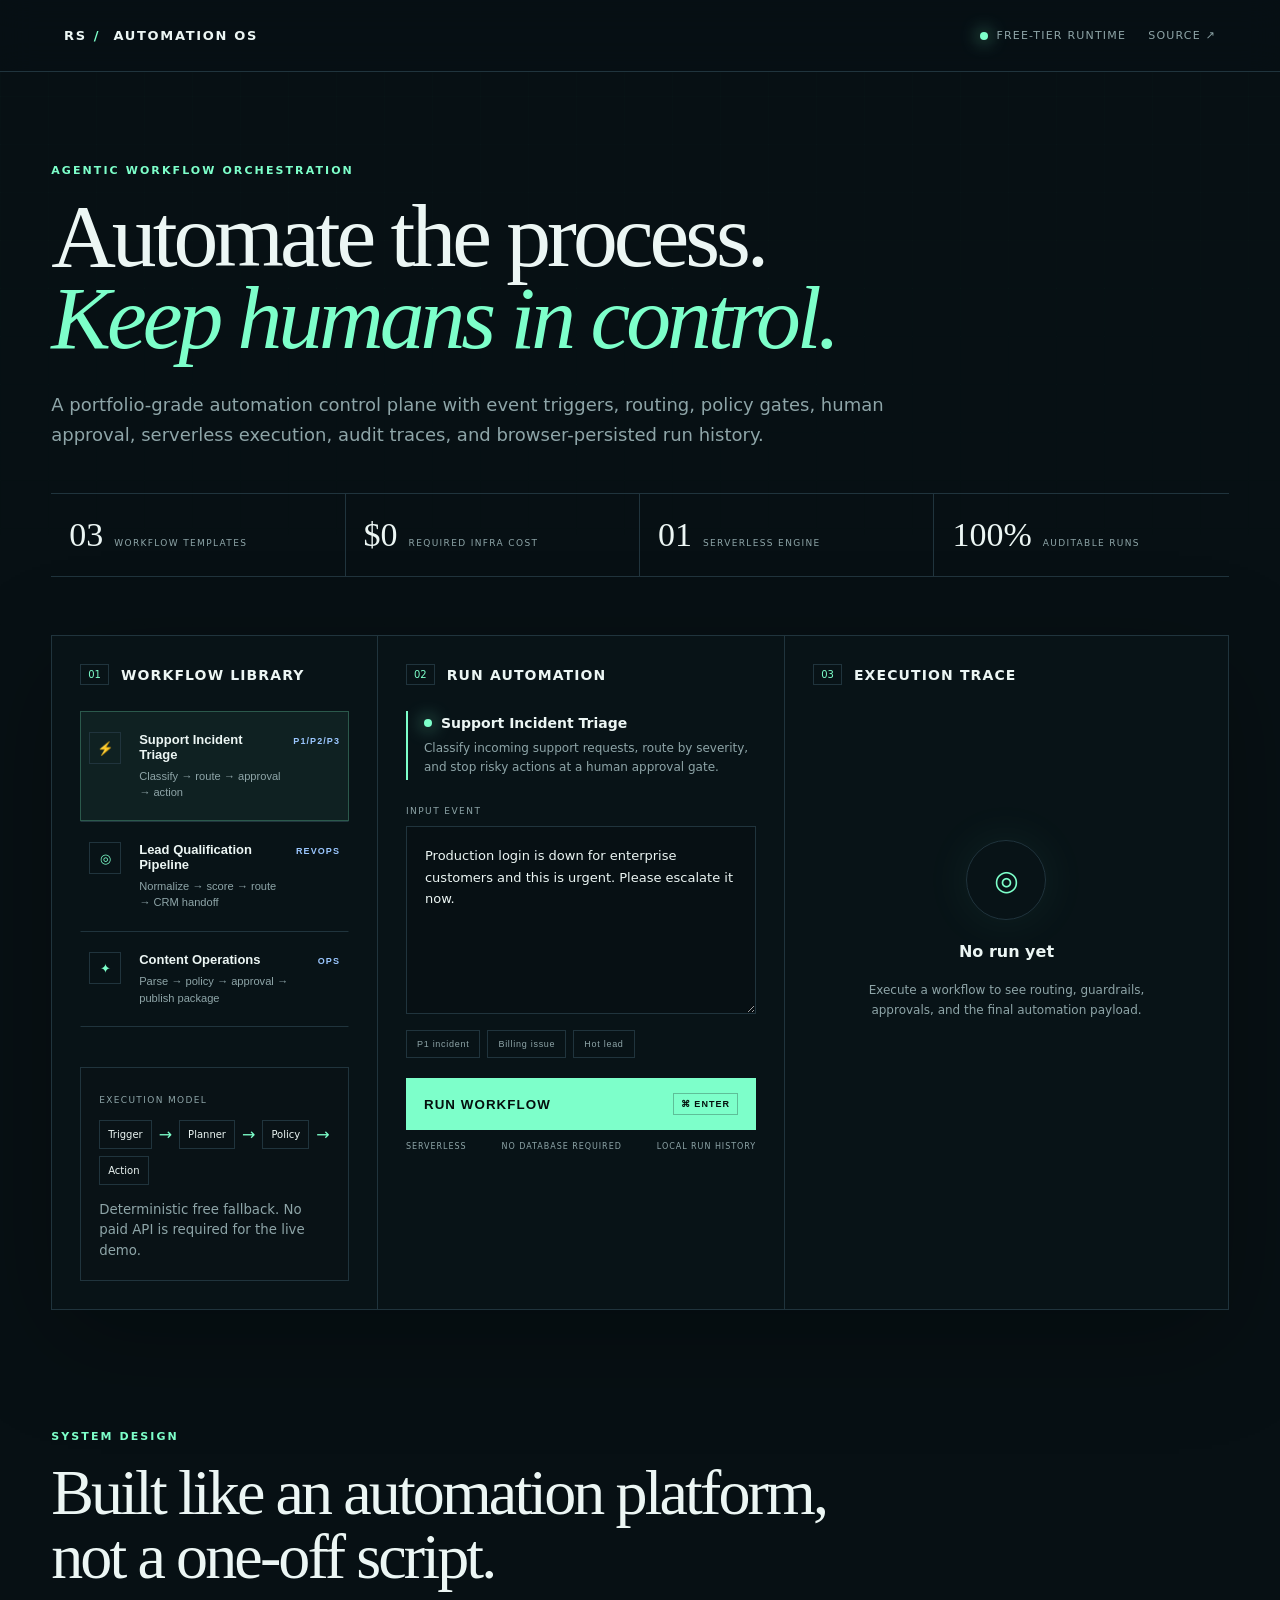
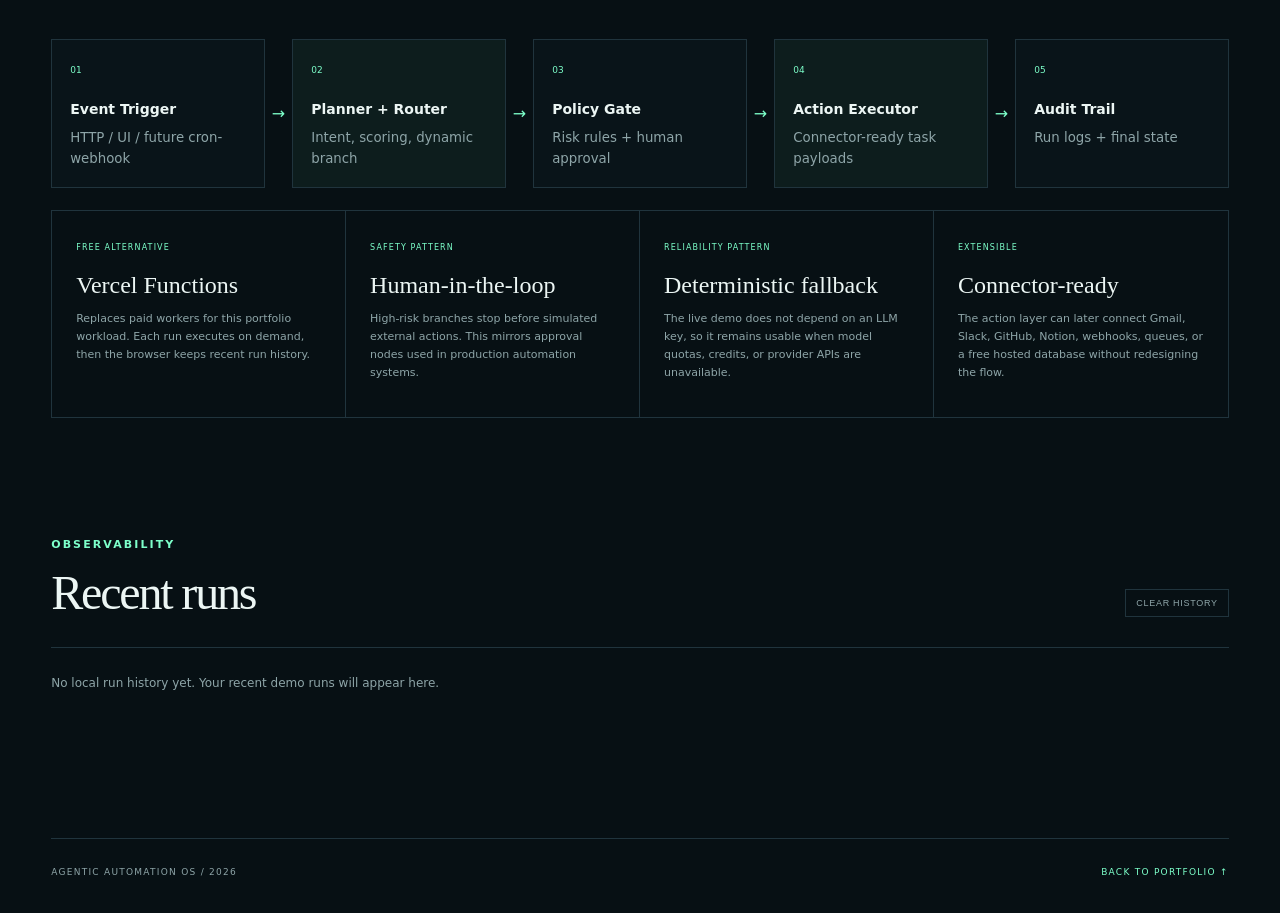
<file: projects/Agentic_Automation_OS/index.html>
<!DOCTYPE html>
<html lang="en">
<head>
  <meta charset="UTF-8">
  <meta name="viewport" content="width=device-width, initial-scale=1">
  <meta name="description" content="Agentic Automation OS — a free-tier workflow orchestration demo with routing, approval gates, retries, run history, and serverless execution.">
  <title>Agentic Automation OS — Rishabh Shukla</title>
  <link rel="stylesheet" href="./styles.css">
</head>
<body>
  <div class="grid-bg" aria-hidden="true"></div>
  <header class="topbar">
    <a class="brand" href="/">RS<span>/</span> AUTOMATION OS</a>
    <div class="top-actions">
      <span class="status"><i></i> FREE-TIER RUNTIME</span>
      <a href="https://github.com/rs6739171-hash/My-Portfolio-Website/tree/main/projects/Agentic_Automation_OS" target="_blank" rel="noopener">SOURCE ↗</a>
    </div>
  </header>
  <main>
    <section class="hero">
      <p class="eyebrow">AGENTIC WORKFLOW ORCHESTRATION</p>
      <h1>Automate the process.<br><em>Keep humans in control.</em></h1>
      <p class="lede">A portfolio-grade automation control plane with event triggers, routing, policy gates, human approval, serverless execution, audit traces, and browser-persisted run history.</p>
      <div class="hero-metrics">
        <div><strong>03</strong><span>WORKFLOW TEMPLATES</span></div>
        <div><strong>$0</strong><span>REQUIRED INFRA COST</span></div>
        <div><strong>01</strong><span>SERVERLESS ENGINE</span></div>
        <div><strong>100%</strong><span>AUDITABLE RUNS</span></div>
      </div>
    </section>

    <section class="control-grid">
      <aside class="panel workflow-panel">
        <div class="panel-title"><span>01</span><h2>Workflow library</h2></div>
        <button class="workflow-card active" data-workflow="support-triage">
          <span class="icon">⚡</span>
          <span><strong>Support Incident Triage</strong><small>Classify → route → approval → action</small></span>
          <b>P1/P2/P3</b>
        </button>
        <button class="workflow-card" data-workflow="lead-ops">
          <span class="icon">◎</span>
          <span><strong>Lead Qualification Pipeline</strong><small>Normalize → score → route → CRM handoff</small></span>
          <b>REVOPS</b>
        </button>
        <button class="workflow-card" data-workflow="content-ops">
          <span class="icon">✦</span>
          <span><strong>Content Operations</strong><small>Parse → policy → approval → publish package</small></span>
          <b>OPS</b>
        </button>
        <div class="architecture-mini">
          <p>EXECUTION MODEL</p>
          <div class="mini-flow"><span>Trigger</span><i>→</i><span>Planner</span><i>→</i><span>Policy</span><i>→</i><span>Action</span></div>
          <small>Deterministic free fallback. No paid API is required for the live demo.</small>
        </div>
      </aside>

      <section class="panel runner-panel">
        <div class="panel-title"><span>02</span><h2>Run automation</h2></div>
        <div class="selected-workflow">
          <div><span class="live-dot"></span><strong id="selectedTitle">Support Incident Triage</strong></div>
          <p id="selectedDescription">Classify incoming support requests, route by severity, and stop risky actions at a human approval gate.</p>
        </div>
        <label for="workflowInput">INPUT EVENT</label>
        <textarea id="workflowInput" rows="7">Production login is down for enterprise customers and this is urgent. Please escalate it now.</textarea>
        <div class="sample-row">
          <button class="sample" data-sample="Production login is down for enterprise customers and this is urgent. Please escalate it now.">P1 incident</button>
          <button class="sample" data-sample="I was charged twice on my invoice and need help with a refund.">Billing issue</button>
          <button class="sample" data-sample="I want a product demo for our 80-person operations team this week. Please share pricing.">Hot lead</button>
        </div>
        <button class="run-button" id="runButton"><span>RUN WORKFLOW</span><b>⌘ ENTER</b></button>
        <div class="runtime-note"><span>SERVERLESS</span><span>NO DATABASE REQUIRED</span><span>LOCAL RUN HISTORY</span></div>
      </section>

      <section class="panel execution-panel">
        <div class="panel-title"><span>03</span><h2>Execution trace</h2></div>
        <div id="emptyState" class="empty-state">
          <div class="pulse-ring">◎</div>
          <strong>No run yet</strong>
          <p>Execute a workflow to see routing, guardrails, approvals, and the final automation payload.</p>
        </div>
        <div id="resultState" class="result-state hidden">
          <div class="run-summary">
            <div><span id="runStatus" class="run-status">COMPLETED</span><strong id="runName">Run</strong></div>
            <small id="runId"></small>
          </div>
          <p id="runSummaryText" class="summary-text"></p>
          <div id="traceList" class="trace-list"></div>
          <details class="payload"><summary>Final output payload</summary><pre id="payloadOutput"></pre></details>
        </div>
      </section>
    </section>

    <section class="system-section">
      <div class="section-head"><p class="eyebrow">SYSTEM DESIGN</p><h2>Built like an automation platform,<br>not a one-off script.</h2></div>
      <div class="architecture">
        <div class="arch-node"><span>01</span><strong>Event Trigger</strong><small>HTTP / UI / future cron-webhook</small></div>
        <div class="connector">→</div>
        <div class="arch-node accent"><span>02</span><strong>Planner + Router</strong><small>Intent, scoring, dynamic branch</small></div>
        <div class="connector">→</div>
        <div class="arch-node"><span>03</span><strong>Policy Gate</strong><small>Risk rules + human approval</small></div>
        <div class="connector">→</div>
        <div class="arch-node accent"><span>04</span><strong>Action Executor</strong><small>Connector-ready task payloads</small></div>
        <div class="connector">→</div>
        <div class="arch-node"><span>05</span><strong>Audit Trail</strong><small>Run logs + final state</small></div>
      </div>
      <div class="design-grid">
        <article><span>FREE ALTERNATIVE</span><h3>Vercel Functions</h3><p>Replaces paid workers for this portfolio workload. Each run executes on demand, then the browser keeps recent run history.</p></article>
        <article><span>SAFETY PATTERN</span><h3>Human-in-the-loop</h3><p>High-risk branches stop before simulated external actions. This mirrors approval nodes used in production automation systems.</p></article>
        <article><span>RELIABILITY PATTERN</span><h3>Deterministic fallback</h3><p>The live demo does not depend on an LLM key, so it remains usable when model quotas, credits, or provider APIs are unavailable.</p></article>
        <article><span>EXTENSIBLE</span><h3>Connector-ready</h3><p>The action layer can later connect Gmail, Slack, GitHub, Notion, webhooks, queues, or a free hosted database without redesigning the flow.</p></article>
      </div>
    </section>

    <section class="history-section">
      <div class="section-head compact">
        <div><p class="eyebrow">OBSERVABILITY</p><h2>Recent runs</h2></div>
        <button id="clearHistory" class="ghost-button">CLEAR HISTORY</button>
      </div>
      <div id="historyList" class="history-list"></div>
    </section>
  </main>
  <footer><span>AGENTIC AUTOMATION OS / 2026</span><a href="/">BACK TO PORTFOLIO ↑</a></footer>
  <script src="./app.js"></script>
</body>
</html>
</file>
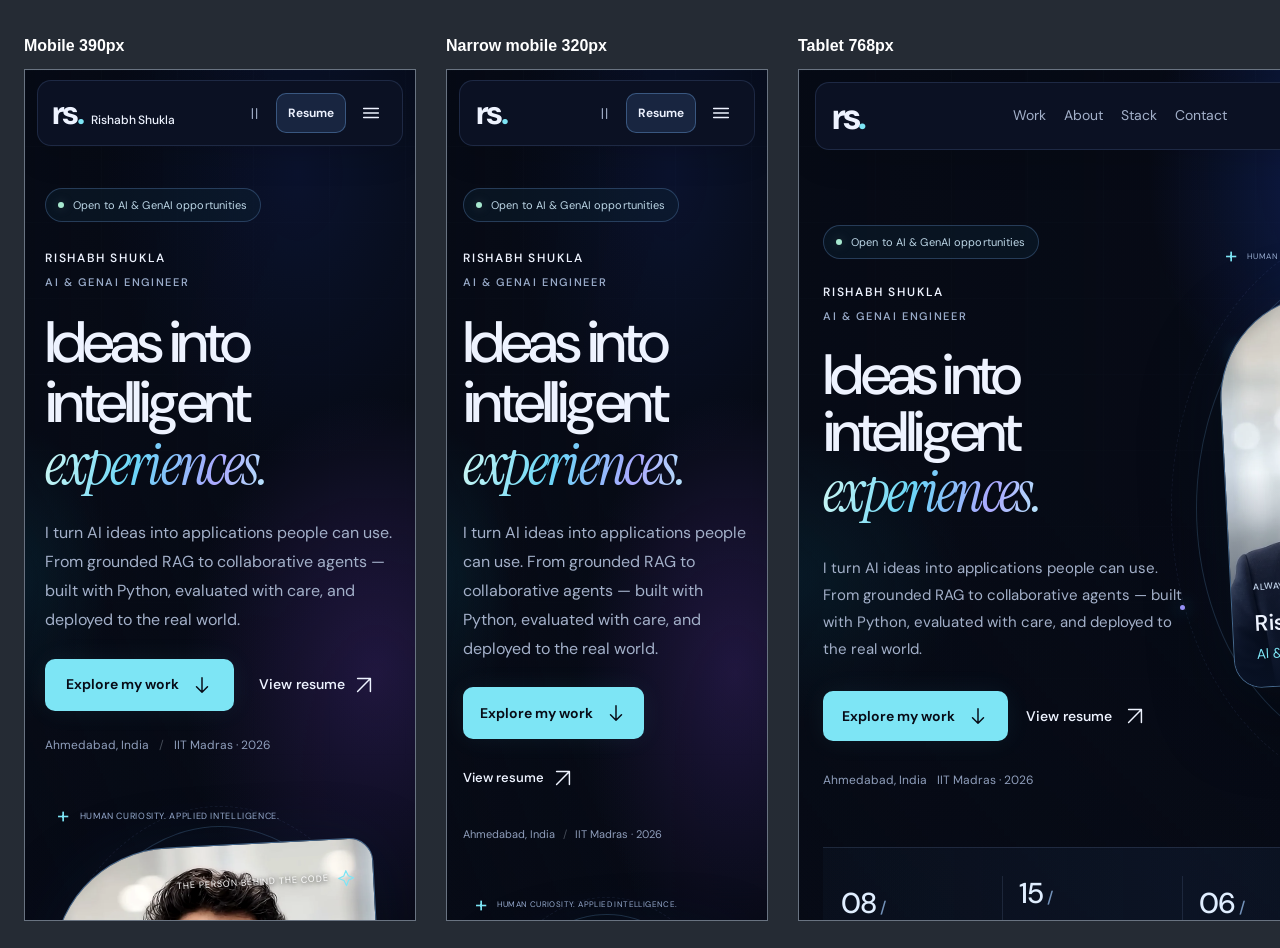
<file: qa-responsive.html>
<!doctype html><html lang="en"><meta charset="utf-8"><meta name="robots" content="noindex"><title>Portfolio responsive QA</title><style>body{margin:0;background:#252b34;color:white;font:14px Arial;display:flex;gap:30px;padding:24px;align-items:flex-start}h1{font-size:16px}iframe{border:1px solid #697381;height:850px;background:#0c0f14}a{color:white}</style><section><h1>Mobile 390px</h1><iframe title="Mobile portfolio" src="index.html" width="390"></iframe></section><section><h1>Narrow mobile 320px</h1><iframe title="Narrow mobile portfolio" src="index.html" width="320"></iframe></section><section><h1>Tablet 768px</h1><iframe title="Tablet portfolio" src="index.html" width="768"></iframe></section></html>
</file>
<file: style.css>
:root{color-scheme:dark;--bg:#0c0f14;--surface:#13171e;--surface-2:#1a2028;--text:#f3f3f1;--muted:#a8adb8;--line:#2a303a;--accent:#ffa37b;--mint:#b4d9c8;--blue:#b3cafa;--font:'DM Sans',Arial,sans-serif;--serif:'Instrument Serif',Georgia,serif;--radius:20px;--ease:cubic-bezier(.2,.8,.2,1)}
*{box-sizing:border-box}html{scroll-behavior:smooth;scroll-padding-top:110px}body{margin:0;background:var(--bg);color:var(--text);font-family:var(--font);font-size:16px;line-height:1.65;-webkit-font-smoothing:antialiased}body.modal-open{overflow:hidden}::selection{background:var(--accent);color:var(--bg)}a{color:inherit;text-decoration:none}button,input{font:inherit}button{cursor:pointer}button,a{-webkit-tap-highlight-color:transparent}button{color:inherit}button:disabled{cursor:default;opacity:.65}button:focus-visible,a:focus-visible,input:focus-visible,summary:focus-visible{outline:2px solid var(--accent);outline-offset:5px}button{border:0}button svg,a svg{flex-shrink:0}h1,h2,h3,p{margin-top:0}h1,h2,h3{font-weight:500;line-height:1.08;letter-spacing:-.045em}h2{font-size:clamp(2.65rem,4.8vw,4.4rem);margin-bottom:0}h3{letter-spacing:-.025em}em{font-family:var(--serif);font-weight:400;color:var(--accent)}p{margin-bottom:1.25rem}.muted{color:var(--muted)}.wrap{width:min(1200px,calc(100% - 96px));margin-inline:auto}.section{padding-block:112px}.icon{width:22px;height:22px;fill:none;stroke:currentColor;stroke-width:1.6;stroke-linecap:round;stroke-linejoin:round}.icon-sprite{position:absolute;overflow:hidden;pointer-events:none}.eyebrow{font-size:.75rem;font-weight:550;letter-spacing:.14em;line-height:1.5}.button{display:inline-flex;align-items:center;justify-content:center;gap:20px;padding:15px 24px;border-radius:9px;background:var(--accent);color:var(--bg);font-size:.9375rem;line-height:1.5;font-weight:650;transition:transform .25s var(--ease),background .25s,box-shadow .25s;border:1px solid transparent;min-height:48px}.button:hover{transform:translateY(-3px);background:#ffb897;box-shadow:0 7px 28px #ffa37b15}.button-small{padding:10px 17px;min-height:42px;gap:13px;font-size:.875rem}.button-light{background:var(--text)}.button-light:hover{background:white}.button-outline{background:transparent;color:var(--text);border-color:var(--line)}.button-outline:hover{background:var(--surface-2);border-color:#59616c}.text-button,.text-link{background:transparent;padding:0;display:inline-flex;align-items:center;gap:12px;font-size:.9375rem;font-weight:550;min-height:44px;line-height:1.45;text-align:left}.text-button:hover,.text-link:hover{color:var(--accent)}.text-button svg,.text-link svg{transition:transform .25s}.text-button:hover svg,.text-link:hover svg{transform:translate(2px,-2px)}.icon-button{display:inline-flex;align-items:center;justify-content:center;width:44px;height:44px;flex-shrink:0;background:transparent;border:1px solid var(--line);border-radius:50%;transition:background .25s,color .25s}.icon-button:hover{color:var(--accent);background:var(--surface-2)}[hidden]{display:none!important}.skip-link{position:fixed;top:-80px;left:20px;z-index:200;background:var(--accent);color:var(--bg);padding:12px 20px;border-radius:6px}.skip-link:focus{top:15px}.scroll-progress{position:fixed;z-index:100;top:0;left:0;width:100%;height:2px;background:var(--accent);transform-origin:left;transform:scaleX(0);pointer-events:none}
/* Navigation */
.site-header{position:sticky;top:0;z-index:30;background:#0c0f14e8;backdrop-filter:blur(18px);border-bottom:1px solid #ffffff0b}.nav{height:88px;display:flex;align-items:center;justify-content:space-between;gap:25px}.brand{display:inline-flex;align-items:baseline;font-size:2.4rem;line-height:1;font-weight:700;letter-spacing:-.075em}.brand-dot{color:var(--accent)}.brand-name{font-size:.875rem;letter-spacing:-.01em;font-weight:500;margin-left:16px}.nav-links{display:flex;align-items:center;gap:32px}.nav-links>a{color:var(--muted);font-size:.875rem;position:relative;padding:12px 0;transition:color .2s}.nav-links>a:hover,.nav-links>a[aria-current]{color:var(--text)}.nav-links>a::after{content:'';position:absolute;bottom:4px;left:0;width:100%;height:2px;background:var(--accent);transform:scaleX(0);transform-origin:left;transition:transform .25s}.nav-links>a[aria-current]::after{transform:scaleX(1)}.nav-actions{display:flex;align-items:center;gap:17px}.command-trigger{background:transparent;display:flex;gap:5px;align-items:center;color:var(--muted);padding:10px;min-height:44px}.command-trigger .icon{width:16px;height:16px}.command-trigger kbd{font-family:inherit;font-size:.875rem}.command-trigger:hover{color:var(--accent)}.menu-toggle{display:none}
/* Introduction */
.hero{display:grid;grid-template-columns:1.12fr 1fr;align-items:center;gap:7%;padding-top:64px;padding-bottom:74px;min-height:740px}.availability{display:inline-flex;align-items:center;gap:9px;border:1px solid var(--line);border-radius:99px;padding:7px 12px;font-size:.75rem;letter-spacing:.01em;color:#d4d9dd;margin-bottom:36px}.availability>span{width:6px;height:6px;background:var(--mint);border-radius:50%;box-shadow:0 0 0 4px #b4d9c80d}.hero-intro{color:var(--muted);margin-bottom:20px}.hero h1{font-size:clamp(4rem,6.6vw,6rem);line-height:1.01;letter-spacing:-.06em;margin-bottom:24px}.hero h1 em{letter-spacing:-.045em;white-space:nowrap}.hero-description{max-width:440px;color:var(--muted);font-size:1rem;line-height:1.75}.hero-actions{display:flex;align-items:center;gap:29px;margin-top:28px}.hero-footnote{display:flex;align-items:center;gap:12px;margin-top:34px;color:#9299a6;font-size:.75rem}.footnote-separator{color:#454c58}.portrait-composition{position:relative;padding-right:20px;isolation:isolate;perspective:1400px}.portrait-card{position:relative;height:530px;width:100%;overflow:hidden;border:1px solid #ffffff24;border-radius:150px 18px 18px 18px;background:#35383a;transform:rotate(2deg);transition:transform .6s var(--ease);box-shadow:0 35px 60px #0004}.portrait-composition:hover .portrait-card{transform:rotate(0deg) translateY(-5px)}.portrait{position:absolute;inset:0;width:100%;height:100%;object-fit:cover;object-position:50% 50%;filter:saturate(.7)}.portrait-shade{position:absolute;inset:0;background:linear-gradient(180deg,#05070b30 0%,transparent 30%,#080c0f15 45%,#080c0fe8 100%)}.portrait-topline{position:absolute;top:25px;right:22px;left:90px;display:flex;align-items:center;justify-content:flex-end;gap:15px;color:#fff;line-height:1.5;font-size:.625rem;letter-spacing:.12em;text-shadow:0 1px 5px #000}.portrait-topline .icon{width:29px;height:29px;color:var(--accent)}.portrait-caption{position:absolute;bottom:27px;left:30px}.portrait-caption .eyebrow{color:#c9ced2;font-size:.6875rem;letter-spacing:.17em}.portrait-caption p{font-size:1.55rem;line-height:1.3;letter-spacing:-.025em;margin:10px 0 0}.portrait-caption em{font-size:1.95rem}.portrait-note{position:absolute;right:-18px;bottom:118px;display:flex;align-items:center;gap:13px;padding:17px 22px;background:#e9eee9;color:#182423;border-radius:12px;box-shadow:0 10px 40px #0003;transform:rotate(-4deg);animation:note-float 6s ease-in-out infinite}.note-icon{width:38px;height:38px;background:#d5ded5;border-radius:9px;display:grid;place-items:center}.portrait-note strong,.portrait-note span:not(.note-icon){display:block}.portrait-note strong{font-size:.8125rem}.portrait-note div>span{font-size:.75rem;color:#46534a}.portrait-index{display:block;text-align:right;padding-right:8px;margin-top:22px;font-size:.6875rem;letter-spacing:.16em;color:#9299a6}.portrait-orbit{position:absolute;inset:45px -14px 12px -22px;border:1px solid #ffa37b35;border-radius:150px 16px 18px 18px;z-index:-1;transform:rotate(-5deg)}.photo-corner{position:absolute;width:12px;height:12px}.corner-br{bottom:20px;right:20px;border-bottom:1px solid #fff7;border-right:1px solid #fff7}.hero-copy{animation:hero-in .85s var(--ease) both}.portrait-composition{animation:hero-in 1.1s var(--ease) both}@keyframes hero-in{from{opacity:0;transform:translateY(25px)}to{opacity:1;transform:translateY(0)}}@keyframes note-float{0%,100%{transform:rotate(-4deg) translateY(0)}50%{transform:rotate(-3deg) translateY(-8px)}}.focus-strip{border-block:1px solid var(--line);background:#0f1318}.focus-inner{display:flex;justify-content:space-between;align-items:center;gap:24px;padding-block:24px;white-space:nowrap}.focus-inner>.eyebrow{color:#9299a6;font-size:.625rem}.focus-inner>span:not(.eyebrow){font-size:.9375rem}.focus-inner>.strip-star{color:var(--accent);font-size:1.375rem}
/* Selected projects */
.section-heading{display:flex;justify-content:space-between;gap:50px;align-items:flex-end;margin-bottom:44px}.section-label{display:flex;align-items:center;gap:13px;margin-bottom:24px;color:#c0c5ce}.section-label>span{color:var(--accent);font-size:.75rem}.section-intro{max-width:365px;color:var(--muted);margin-bottom:0}.section-intro p{margin-bottom:12px}.section-intro .text-link{color:var(--text)}.project{border:1px solid var(--line);background:var(--surface);border-radius:var(--radius);overflow:hidden;transition:border-color .3s,transform .3s var(--ease)}.project:hover{border-color:#68707a;transform:translateY(-4px)}.project-featured{display:grid;grid-template-columns:1.02fr 1fr;min-height:450px}.project-copy{padding:37px 40px}.project-meta{display:flex;justify-content:space-between;gap:12px;align-items:center;font-size:.6875rem;font-weight:550;letter-spacing:.1em;color:var(--muted);margin-bottom:32px}.project-type{font-size:.625rem;border:1px solid #ffa37b40;color:var(--accent);padding:4px 9px;border-radius:99px;letter-spacing:.02em;white-space:nowrap}.project h3{font-size:2.625rem;margin-bottom:20px;line-height:1.1}.project-copy>p{color:var(--muted);font-size:.9375rem;line-height:1.75;max-width:400px}.tags{display:flex;flex-wrap:wrap;gap:7px;padding:0;margin:22px 0 26px;list-style:none}.tags li{font-size:.75rem;padding:5px 10px;border:1px solid #ffffff18;border-radius:6px;color:#c9cdd4;background:#ffffff03}.project-actions{display:flex;gap:18px;align-items:center;justify-content:space-between;margin-top:28px}.project-featured .project-actions{justify-content:flex-start;gap:20px}.project-visual{position:relative;overflow:hidden}.rag-visual{padding:30px 42px;background:radial-gradient(ellipse at 50% 40%,#553c2d60,transparent 70%),#1c1d21;display:flex;flex-direction:column;align-items:center;justify-content:center;border-left:1px solid var(--line)}.visual-header{display:flex;align-items:center;gap:8px;font-size:.625rem;letter-spacing:.12em;color:#b5b7bf;align-self:stretch;position:absolute;left:28px;top:25px;right:28px}.tiny-square{height:6px;width:6px;background:var(--accent);border-radius:1px}.visual-code{margin-left:auto}.query-bubble{width:85%;margin-top:30px;background:#171b21;border:1px solid #7261527a;border-radius:12px;padding:19px 23px;box-shadow:0 12px 24px #0002}.tiny-label{color:#989daa;font-size:.5625rem;letter-spacing:.14em}.query-bubble p{font-size:1.3125rem;line-height:1.4;letter-spacing:-.03em;margin:8px 0 0;color:#b5b6b9}.query-bubble strong{font-weight:500;color:var(--text)}.flow-line{height:28px;width:1px;background:#665343;position:relative;overflow:hidden}.flow-line span{position:absolute;left:0;top:-10px;width:1px;height:12px;background:var(--accent);animation:flow 3s ease-in-out infinite}@keyframes flow{to{transform:translateY(45px)}}.pipeline-row{display:flex;align-items:center;width:100%;justify-content:center;gap:12px}.pipeline-node{border:1px solid #57483d;background:#2a2522;border-radius:10px;min-width:85px;height:74px;display:flex;flex-direction:column;align-items:center;justify-content:center;gap:7px;font-size:.6875rem;color:#e2c2ad}.pipeline-node .icon{width:20px;height:20px;color:var(--accent)}.pipeline-arrow{font-size:.9375rem;color:#9a8270}.answer-bubble{display:flex;align-items:center;gap:12px;background:#222d27;border:1px solid #4b6756;border-radius:12px;padding:16px 22px;width:91%;color:var(--mint)}.answer-bubble strong{display:block;font-size:.8125rem;font-weight:500}.answer-bubble span{display:block;font-size:.6875rem;color:#9aac9e;margin-top:2px}.visual-footer{display:flex;gap:22px;margin-top:23px;font-size:.625rem;color:#91939b}.project-grid{display:grid;grid-template-columns:1fr 1fr;gap:24px;margin-top:24px}.project-secondary .project-copy{padding:30px 33px 28px}.project-secondary h3{font-size:2rem}.project-secondary .project-meta{margin-bottom:16px}.project-secondary .project-copy>p{max-width:none}.project-secondary .project-visual{height:260px;border-bottom:1px solid var(--line);padding:66px 35px 28px;display:flex;flex-direction:column;align-items:center}.market-visual{background:radial-gradient(ellipse at center,#37466855,transparent 80%),#151c29}.market-visual .tiny-square{background:var(--blue)}.agent-layout{display:flex;gap:25px;width:85%}.agent-tile{border:1px solid #4b5c774f;background:#1e2839;border-radius:10px;padding:17px;display:flex;gap:14px;align-items:center;flex:1}.agent-tile .icon{color:var(--blue)}.agent-tile>span{font-size:.75rem;line-height:1.5;color:#cad4e9}.agent-merge{height:20px;width:44%;border:1px solid #506285;border-top:0;border-radius:0 0 10px 10px;position:relative}.agent-merge::after{content:'';position:absolute;width:1px;height:12px;left:50%;bottom:-13px;background:#506285}.review-pill{border:1px solid #50628570;background:#242d3a;border-radius:8px;display:flex;align-items:center;gap:9px;padding:9px 12px;color:#c1cfee;font-size:.6875rem;margin-top:12px;white-space:nowrap}.review-pill .icon{width:17px;height:17px}.review-pill>span{color:#909eb5}.travel-visual{background:radial-gradient(ellipse at center,#47655840,transparent 80%),#15221e}.travel-visual .tiny-square{background:var(--mint)}.travel-request{display:flex;align-items:center;gap:13px;border:1px solid #42615380;background:#24342c;padding:14px 18px;width:88%;border-radius:10px;color:var(--mint)}.travel-request>.icon{width:27px;height:27px}.travel-request span{display:block;font-size:.5rem;letter-spacing:.08em;color:#9dab9d}.travel-request strong{font-size:.875rem;letter-spacing:-.02em;font-weight:500}.travel-routes{display:flex;gap:7px;margin-top:17px}.travel-routes>span{font-size:.6875rem;padding:4px 14px;border-radius:5px;border:1px solid #4b68584f;color:#b2c8ba;background:#233329}.travel-result{display:flex;gap:9px;align-items:center;margin-top:18px;font-size:.6875rem;color:#9fb4a7}.travel-result .icon{height:16px;width:16px}
/* About and skills */
.about-section{background:#11151b;border-block:1px solid var(--line);padding-block:100px}.about-grid{display:grid;grid-template-columns:1.1fr 1fr;gap:100px}.about-lead{font-size:1.25rem;line-height:1.6;letter-spacing:-.02em;margin-top:30px;max-width:460px}.about-grid>.reveal>.muted{max-width:460px;font-size:.9375rem}.about-signoff{margin-top:28px;display:flex;align-items:flex-start;flex-direction:column;gap:13px}.signature{font-family:var(--serif);font-style:italic;font-size:2.4rem;color:var(--accent);line-height:1.1}.about-signoff .text-link{font-size:.8125rem;color:var(--muted)}.timeline{padding-top:8px;scroll-margin-top:110px}.timeline-item{display:grid;grid-template-columns:42px 1fr;gap:22px;padding-bottom:38px;position:relative}.timeline-item:first-child::after{content:'';position:absolute;left:20px;top:44px;bottom:0;width:1px;background:var(--line)}.timeline-marker{display:grid;place-items:center;width:42px;height:42px;border:1px solid var(--line);border-radius:11px;color:var(--accent)}.timeline-item .eyebrow{font-size:.6875rem;color:var(--muted);margin:8px 0 18px}.timeline h3{font-size:1.4rem;line-height:1.3;margin-bottom:8px}.timeline-org{font-size:.9375rem;color:#cdd0d8;margin-bottom:14px}.timeline-item .muted{font-size:.875rem;margin:0}.grade-badge{font-size:1.875rem;color:var(--accent);letter-spacing:-.02em;margin-top:15px;line-height:1.3}.grade-badge span{font-size:.75rem;letter-spacing:0;color:var(--muted);margin-left:5px}.earlier-education{margin-left:64px;font-size:.875rem;border-top:1px solid var(--line);padding-top:15px}.earlier-education summary{list-style:none;display:flex;align-items:center;justify-content:space-between;cursor:pointer;color:var(--muted);min-height:40px}.earlier-education summary::-webkit-details-marker{display:none}.earlier-education summary span{font-size:1.25rem}.earlier-education[open] summary span{transform:rotate(45deg)}.earlier-education p{margin-top:15px;color:var(--muted)}.earlier-education strong{color:var(--text);font-weight:500}.skills-grid{display:grid;grid-template-columns:repeat(4,1fr);gap:16px}.skill-card{padding:25px 24px 20px;border:1px solid var(--line);border-radius:14px;background:linear-gradient(140deg,#171c24,#11151b);display:flex;flex-direction:column;transition:border-color .3s,transform .3s}.skill-card:hover{transform:translateY(-5px);border-color:#606873}.skill-number{font-size:.625rem;letter-spacing:.09em;color:var(--muted)}.skill-icon{width:32px;height:32px;color:var(--accent);margin-top:38px;margin-bottom:26px}.skill-card h3{font-size:1.125rem;line-height:1.35;letter-spacing:-.025em;margin-bottom:12px}.skill-card p{font-size:.875rem;color:var(--muted);line-height:1.65}.skill-list{list-style:none;display:flex;flex-wrap:wrap;gap:6px 12px;padding:0;margin:5px 0 28px}.skill-list li{font-size:.75rem;color:#bdc3cd}.skill-card>.text-link{margin-top:auto;border-top:1px solid var(--line);padding-top:16px;justify-content:space-between;font-size:.8125rem}.skill-card>.text-link .icon{width:18px;height:18px}
/* Contact and footer */
.contact-section{background:var(--accent);color:#1d201e;border-radius:var(--radius);padding:42px 52px 48px;position:relative;overflow:hidden;margin-top:0;margin-bottom:70px}.contact-top{display:flex;align-items:center;justify-content:space-between;margin-bottom:45px;gap:20px}.contact-top .eyebrow{font-size:.6875rem;margin:0}.contact-top>span{display:flex;align-items:center;gap:13px;font-size:.625rem;letter-spacing:.1em}.contact-top .icon{width:15px;height:15px}.contact-section h2{font-size:clamp(3rem,5.5vw,5.2rem);letter-spacing:-.055em;margin-bottom:30px}.contact-section em{color:#1d201e}.contact-bottom{display:flex;justify-content:space-between;align-items:center;gap:25px}.contact-bottom p{font-size:.875rem;margin-bottom:12px;color:#533e34}.contact-email{font-size:clamp(.875rem,1.9vw,1.375rem);display:inline-flex;align-items:center;gap:20px;letter-spacing:-.02em;border-bottom:1px solid #1d201e55;padding-bottom:5px}.contact-email .icon{width:18px;height:18px}.contact-email:hover{color:#000}.contact-circle{width:87px;height:87px;border:1px solid #1d201e80;background:transparent;border-radius:50%;display:grid;place-items:center;flex-shrink:0;transition:background .25s,transform .25s}.contact-circle>svg{fill:none;stroke:currentColor;stroke-width:1.3;width:35px;height:35px}.contact-circle:hover{background:#1d201e;color:var(--accent);transform:rotate(8deg)}.contact-section button:focus-visible,.contact-section a:focus-visible{outline-color:#1d201e}.footer{display:flex;justify-content:space-between;align-items:center;gap:30px;padding-bottom:38px}.footer>div:first-child{display:flex;align-items:center;gap:22px}.footer>div:first-child>span{color:var(--muted);font-size:.75rem}.footer .brand{font-size:2rem}.footer-links{display:flex;align-items:center;gap:25px;font-size:.8125rem;color:#bdc2cd}.footer-links>a{padding-block:10px}.footer-links>a:hover{color:var(--accent)}
/* Native dialogs, shortcuts, and feedback */
.modal{color:var(--text);background:#151a22;border:1px solid #3a4350;border-radius:20px;padding:0;width:min(850px,calc(100vw - 40px));max-height:calc(100dvh - 64px);overflow:auto;box-shadow:0 35px 110px #0009;scrollbar-width:thin;scrollbar-color:#515a66 transparent}.modal::backdrop{background:#05080cc4;backdrop-filter:blur(9px)}.modal[open]{animation:modal-in .25s var(--ease)}@keyframes modal-in{from{opacity:0;transform:translateY(18px) scale(.985)}to{opacity:1;transform:none}}.modal-header{display:flex;align-items:center;justify-content:space-between;gap:20px;padding:20px 28px;border-bottom:1px solid var(--line);background:#151a22;position:sticky;top:0;z-index:3}.modal-header>.eyebrow{color:var(--muted)}.modal-header .icon-button{width:40px;height:40px}.modal-body{padding:31px}.modal h2{font-size:2.625rem;line-height:1.12;margin:0 0 15px}.modal-lead{font-size:1rem;color:var(--muted);line-height:1.75;max-width:680px}.modal .tags{margin:19px 0 28px}.project-detail-grid{display:grid;grid-template-columns:1.25fr 1fr;gap:30px;padding-top:25px;border-top:1px solid var(--line)}.modal h3{font-size:1rem;line-height:1.5;letter-spacing:-.015em;margin-bottom:14px}.detail-list{padding:0 0 0 18px;margin:0;color:var(--muted);font-size:.875rem}.detail-list li{padding-left:3px;margin-bottom:14px}.detail-list li::marker{color:var(--accent)}.detail-aside{background:#1b222c;border:1px solid var(--line);border-radius:12px;padding:20px}.detail-aside>.eyebrow{font-size:.625rem;color:var(--accent)}.workflow-list{list-style:none;counter-reset:workflow;padding:0;margin:20px 0 0}.workflow-list li{counter-increment:workflow;display:flex;gap:10px;align-items:center;margin-bottom:14px;font-size:.8125rem;color:#c6cdd7}.workflow-list li:last-child{margin-bottom:0}.workflow-list li::before{content:counter(workflow,decimal-leading-zero);color:#6c7d93;font-size:.6875rem;min-width:20px}.walkthrough{margin-top:27px;background:#0d1118;border:1px solid var(--line);border-radius:12px;padding:21px}.walkthrough-heading{display:flex;align-items:center;justify-content:space-between;gap:20px}.walkthrough h3{margin-bottom:4px}.walkthrough p{font-size:.75rem;color:var(--muted);margin:0;max-width:350px}.walkthrough .button{white-space:nowrap;font-size:.75rem;gap:10px}.walkthrough-output{font-size:.875rem;color:#b2cbbd;border-top:1px solid var(--line);padding-top:18px;margin-top:20px;min-height:68px;line-height:1.6}.modal-actions{display:flex;align-items:center;flex-wrap:wrap;gap:12px;margin-top:26px}.modal-actions .text-button{font-size:.8125rem;margin-left:3px}.modal-note{font-size:.75rem;color:var(--muted);margin:14px 0 0}.resume-modal{width:min(900px,calc(100vw - 40px))}.resume-modal .modal-header{padding-block:17px}.resume-modal .modal-header .eyebrow{font-size:.625rem;color:var(--muted)}.resume-modal h2{font-size:1.8rem;margin:3px 0 0}.resume-toolbar{display:flex;align-items:center;gap:20px;padding:18px 28px;border-bottom:1px solid var(--line)}.resume-toolbar .text-link{font-size:.8125rem}.resume-preview{padding:18px;background:#242933}.resume-preview img{display:block;width:100%;height:auto;background:white;border-radius:2px}.contact-modal,.skill-modal{max-width:650px}.recruiter-summary{display:flex;flex-wrap:wrap;gap:8px;margin:23px 0}.recruiter-summary>span{font-size:.75rem;border:1px solid var(--line);border-radius:7px;padding:5px 11px;color:#c9d0da}.contact-option{display:flex;align-items:center;gap:16px;padding:20px 0;border-bottom:1px solid var(--line)}.contact-option>.icon{color:var(--accent)}.contact-option>.icon:last-child{margin-left:auto}.contact-option>div{min-width:0}.contact-option span{display:block;color:var(--muted);font-size:.75rem;margin-bottom:3px}.contact-option strong,.contact-option a{font-size:1rem;font-weight:500;overflow-wrap:anywhere}.contact-socials{display:flex;gap:25px;margin-top:28px;font-size:.875rem;color:var(--muted)}.contact-socials a:hover{color:var(--accent)}.skill-modal .detail-list{margin-bottom:26px}.command-modal{max-width:610px}.command-modal h2{font-size:1.25rem;letter-spacing:-.03em;margin:0}.command-search{display:flex;gap:13px;align-items:center;margin:22px 24px 12px;border:1px solid #4a5666;border-radius:9px;padding:0 15px}.command-search .icon{color:var(--muted);width:18px;height:18px}.command-search input{background:transparent;border:0;width:100%;padding:15px 0;color:var(--text);font-size:.9375rem;outline-offset:2px}.command-search input:focus-visible{outline:none}.command-search:focus-within{border-color:var(--accent);box-shadow:0 0 0 1px var(--accent)}.command-results{padding:0 14px 14px;max-height:380px;overflow:auto}.command-result{display:flex;align-items:center;justify-content:space-between;gap:15px;width:100%;padding:13px 14px;border-radius:8px;background:transparent;font-size:.9375rem;text-align:left;color:#e5e8ed}.command-result span{font-size:.75rem;color:#98a2b0}.command-result:hover,.command-result.is-selected{background:#262f3b}.command-result:focus-visible{outline-offset:-2px}.command-footer{display:flex;justify-content:space-between;font-size:.6875rem;color:var(--muted);padding:14px 28px;border-top:1px solid var(--line)}.command-empty{padding:20px 28px;font-size:.875rem;color:var(--muted)}.recruiter-nudge{position:fixed;z-index:20;right:24px;bottom:24px;width:282px;background:#e9eee9;color:#1d2823;border:1px solid #fff6;border-radius:14px;padding:22px;box-shadow:0 14px 50px #0005;animation:modal-in .35s var(--ease)}.recruiter-nudge .eyebrow{font-size:.5625rem;letter-spacing:.1em;color:#617066}.recruiter-nudge p{font-size:1.125rem;letter-spacing:-.025em;margin:9px 0 7px}.recruiter-nudge .text-link{font-size:.8125rem;min-height:36px;color:#324c3c}.nudge-close{position:absolute;right:8px;top:8px;width:30px;height:30px;border:0;color:#506456}.nudge-close:hover{background:#d2dcd3;color:#17241b}.nudge-close .icon{width:15px;height:15px}.toast{position:fixed;bottom:25px;left:50%;transform:translate(-50%,15px);opacity:0;pointer-events:none;z-index:100;padding:12px 22px;background:#e9eee9;color:#1d2823;border:1px solid #fff8;box-shadow:0 8px 30px #0005;border-radius:10px;font-size:.875rem;max-width:calc(100% - 32px);transition:opacity .2s,transform .2s;text-align:center}.toast.is-visible{opacity:1;transform:translate(-50%,0)}.motion-enabled .reveal{opacity:0;transform:translateY(24px);transition:opacity .7s var(--ease),transform .7s var(--ease)}.motion-enabled .reveal.is-visible{opacity:1;transform:translateY(0)}
@media(min-width:1500px){.hero{min-height:800px;padding-top:85px;padding-bottom:85px}.portrait-card{height:570px}}
@media(max-width:1100px){.wrap{width:calc(100% - 64px)}.nav-links{gap:24px}.brand-name{display:none}.hero{gap:6%;min-height:680px;padding-top:55px;padding-bottom:60px}.hero h1{font-size:5.1rem}.portrait-card{height:495px;border-top-left-radius:110px}.portrait-note{right:-10px;padding:14px}.portrait-topline{font-size:.5rem}.hero-footnote{flex-wrap:wrap;gap:5px 10px;max-width:300px}.hero-footnote .footnote-separator{display:none}.focus-inner{gap:18px}.focus-inner>.eyebrow{display:none}.project-copy{padding:32px}.project-type{display:none}.rag-visual{padding:30px 22px}.skills-grid{grid-template-columns:repeat(2,1fr)}.skill-card{padding:28px}.skill-icon{margin-top:27px;margin-bottom:20px}.skill-card h3{font-size:1.375rem}.skill-card p{max-width:300px}.about-grid{gap:60px}.agent-layout{width:100%;gap:12px}.agent-tile{padding:13px 10px;gap:9px}.review-pill{font-size:.625rem}.travel-request{width:100%;padding:14px}.travel-routes{gap:5px}.travel-routes>span{padding:4px 10px}.project-secondary .project-visual{padding-inline:26px}.contact-section{padding:40px}.footer-links{gap:17px}}
@media(max-width:800px){.wrap{width:calc(100% - 40px)}.nav{height:74px;gap:12px}.nav-links{gap:20px}.nav-actions{gap:8px}.nav-resume{padding:9px 14px}.hero{grid-template-columns:1.07fr 1fr;gap:25px;padding-top:46px;min-height:610px}.hero h1{font-size:4.2rem}.availability{font-size:.625rem;margin-bottom:27px;padding:6px 9px}.hero-intro{font-size:.625rem}.hero-description{font-size:.875rem}.hero-actions{gap:18px;flex-wrap:wrap;margin-top:20px}.hero-actions .button{padding:12px 18px;font-size:.8125rem}.hero-actions .text-button{font-size:.8125rem}.portrait-card{height:430px;border-top-left-radius:100px}.portrait-composition{padding-right:12px}.portrait-topline{left:45px;font-size:.4375rem}.portrait-caption{left:20px;bottom:25px}.portrait-caption p{font-size:1.2rem}.portrait-caption em{font-size:1.6rem}.portrait-caption .eyebrow{font-size:.5625rem}.portrait-note{right:-5px;bottom:115px;gap:8px;padding:11px 13px}.portrait-note strong{font-size:.6875rem}.portrait-note div>span{font-size:.5625rem}.note-icon{width:28px;height:28px}.note-icon .icon{height:17px;width:17px}.focus-inner{gap:14px}.focus-inner>span:not(.eyebrow){font-size:.8125rem}.focus-inner>.strip-star{font-size:1.125rem}.section{padding-block:85px}.section-heading{gap:35px}.section-intro{max-width:285px;font-size:.875rem}.section-label{font-size:.625rem}.project-featured{grid-template-columns:1fr}.project-featured .project-copy{padding:30px}.project-featured .rag-visual{min-height:405px;border-left:0;border-top:1px solid var(--line)}.project-featured h3{font-size:2.7rem}.project-featured h3 br{display:none}.project-featured .project-copy>p{max-width:500px}.project-meta{margin-bottom:22px}.project-featured .project-actions{margin-top:22px}.project-featured .tags{margin-bottom:18px}.query-bubble{max-width:310px}.answer-bubble{max-width:335px}.pipeline-node{min-width:95px}.project-grid{gap:20px}.project-secondary .project-copy{padding:24px}.project-secondary h3{font-size:1.8rem}.project-secondary .project-copy>p{font-size:.875rem}.project-secondary .project-visual{height:245px;padding-inline:15px}.visual-header{left:20px;right:20px;font-size:.5rem}.agent-tile{flex-direction:column;text-align:center;gap:5px;padding:10px}.agent-tile>span{font-size:.625rem}.review-pill>span{display:none}.travel-request strong{font-size:.75rem}.travel-request span{font-size:.4375rem}.travel-request{gap:8px;padding:13px 10px}.travel-request>.icon{width:20px;height:20px}.travel-routes>span{padding:4px 8px;font-size:.625rem}.travel-result{font-size:.625rem}.about-section{padding-block:85px}.about-grid{gap:45px}.about-lead{font-size:1.125rem}.timeline-item{gap:15px;grid-template-columns:36px 1fr}.timeline-marker{width:36px;height:36px;border-radius:9px}.timeline-item:first-child::after{left:18px;top:38px}.timeline-item .eyebrow{font-size:.5625rem}.timeline h3{font-size:1.125rem}.timeline-org,.timeline-item .muted{font-size:.8125rem}.earlier-education{margin-left:51px;font-size:.8125rem}.contact-section{padding:32px}.contact-top>span{display:none}.contact-top{margin-bottom:35px}.contact-circle{width:65px;height:65px}.contact-circle>svg{width:27px;height:27px}.footer{flex-direction:column;align-items:flex-start;gap:20px;padding-bottom:30px}.footer-links{width:100%;justify-content:space-between}.modal h2{font-size:2.25rem}.project-detail-grid{gap:22px}.modal-actions .button{font-size:.8125rem;padding:12px 17px}.walkthrough-heading{align-items:flex-start;flex-direction:column;gap:16px}}
@media(max-width:620px){html{scroll-padding-top:90px}.nav{height:72px}.brand{font-size:2.15rem}.brand-name{display:inline;font-size:.75rem;margin-left:10px}.nav-resume{font-size:.75rem;gap:8px;padding:8px 12px;min-height:38px}.nav-resume .icon{height:16px;width:16px}.command-trigger{display:none}.menu-toggle{display:flex;width:38px;height:38px;border-radius:8px;border:0}.nav-links{position:absolute;top:72px;left:0;right:0;display:none;padding:12px 20px 24px;background:#11161f;border-bottom:1px solid var(--line);box-shadow:0 20px 30px #0004;flex-direction:column;align-items:stretch;gap:4px}.nav-links.is-open{display:flex}.nav-links>a{font-size:1rem;padding:13px 16px;border-radius:8px}.nav-links>a:hover{background:var(--surface-2)}.nav-links>a::after{display:none}.hero{display:flex;flex-direction:column;align-items:stretch;padding-top:35px;padding-bottom:40px;gap:43px}.availability{font-size:.6875rem;margin-bottom:31px}.hero-intro{font-size:.6875rem;letter-spacing:.12em;margin-bottom:18px}.hero h1{font-size:clamp(3.75rem,14vw,5.5rem);line-height:1.02;letter-spacing:-.065em;margin-bottom:22px}.hero-description{font-size:.9375rem;max-width:380px;margin-bottom:20px;line-height:1.7}.hero-actions{gap:25px;margin-top:25px;flex-wrap:nowrap}.hero-actions .button{font-size:.875rem;padding:13px 20px;gap:13px}.hero-actions .text-button{font-size:.875rem;gap:8px}.hero-footnote{margin-top:23px;max-width:none;font-size:.6875rem;gap:4px 12px}.hero-footnote .footnote-separator{display:inline}.portrait-composition{max-width:470px;width:calc(100% - 15px);align-self:center;padding-right:12px}.portrait-card{height:415px;border-top-left-radius:120px;transform:rotate(1.5deg)}.portrait{object-position:50% 47%}.portrait-note{right:-8px;bottom:98px;padding:13px 16px;gap:12px}.portrait-note strong{font-size:.75rem}.portrait-note div>span{font-size:.6875rem}.note-icon{width:33px;height:33px}.portrait-caption p{font-size:1.3rem}.portrait-caption em{font-size:1.75rem}.portrait-topline{font-size:.5rem;left:90px;top:25px}.portrait-index{font-size:.5625rem;margin-top:18px}.focus-inner{display:grid;grid-template-columns:1fr 1fr;gap:13px 18px;padding-block:22px}.focus-inner>.strip-star{display:none}.focus-inner>span:not(.eyebrow){font-size:.8125rem;display:flex;align-items:center;gap:12px}.focus-inner>span:not(.eyebrow)::before{content:'✳';color:var(--accent);font-size:1rem}.section{padding-block:66px}.section-heading{align-items:flex-start;flex-direction:column;gap:23px;margin-bottom:29px}.section-label{font-size:.625rem;margin-bottom:19px}.section-intro{max-width:400px;font-size:.9375rem}.section-intro .text-link{font-size:.875rem}h2{font-size:2.9rem;letter-spacing:-.05em}.project{border-radius:14px}.project-copy,.project-featured .project-copy{padding:26px 23px}.project-featured h3{font-size:2.35rem}.project-featured h3 br{display:block}.project-type{display:inline;font-size:.5625rem;padding:4px 7px}.project-meta{font-size:.5625rem;letter-spacing:.08em}.project-copy>p{font-size:.875rem}.tags{gap:6px;margin:18px 0}.tags li{font-size:.6875rem;padding:4px 8px}.project .button{font-size:.8125rem;padding:12px 18px;gap:15px}.project-featured .rag-visual{min-height:370px;padding:32px 24px 25px}.visual-header{font-size:.5625rem;top:20px;left:23px}.query-bubble{margin-top:20px;width:88%;padding:15px 18px}.query-bubble p{font-size:1.15rem}.pipeline-node{min-width:74px;height:67px}.pipeline-row{gap:9px}.answer-bubble{width:94%;padding:14px 16px}.answer-bubble strong{font-size:.75rem}.visual-footer{margin-top:20px;font-size:.5625rem}.project-grid{grid-template-columns:1fr;gap:20px;margin-top:20px}.project-secondary .project-copy{padding:27px 23px}.project-secondary .project-visual{height:245px;padding:60px 28px 22px}.agent-layout{width:90%;gap:18px}.agent-tile{flex-direction:row;text-align:left;padding:14px;gap:12px}.agent-tile>span{font-size:.6875rem}.review-pill>span{display:inline}.review-pill{font-size:.6875rem}.travel-request{padding:15px;width:90%;gap:12px}.travel-request strong{font-size:.875rem}.travel-request span{font-size:.5rem}.travel-routes>span{padding:4px 13px;font-size:.6875rem}.travel-result{font-size:.6875rem}.project-secondary h3{font-size:2rem}.project-secondary .project-actions{margin-top:20px}.project-secondary .text-button{font-size:.875rem}.about-section{padding-block:65px}.about-grid{grid-template-columns:1fr;gap:43px}.about-lead{font-size:1.125rem;margin-top:26px}.about-grid>.reveal>.muted{font-size:.9375rem}.timeline{padding-top:34px;border-top:1px solid var(--line)}.timeline-item{grid-template-columns:40px 1fr;gap:19px;padding-bottom:30px}.timeline-marker{width:40px;height:40px}.timeline-item:first-child::after{left:20px;top:43px}.timeline-item .eyebrow{font-size:.625rem;margin-bottom:13px}.timeline h3{font-size:1.2rem}.timeline-org,.timeline-item .muted{font-size:.875rem}.earlier-education{margin-left:59px;font-size:.8125rem}.skills-grid{grid-template-columns:1fr 1fr;gap:12px}.skill-card{padding:21px 17px 17px;border-radius:12px}.skill-number{font-size:.5rem;letter-spacing:.03em}.skill-icon{width:27px;height:27px;margin-top:27px;margin-bottom:20px}.skill-card h3{font-size:1.0625rem;line-height:1.3}.skill-card p{font-size:.8125rem;margin-bottom:10px}.skill-list{gap:5px 8px;margin-bottom:19px}.skill-list li{font-size:.6875rem}.skill-card>.text-link{font-size:.75rem;gap:7px;line-height:1.5;align-items:center}.skill-card>.text-link .icon{width:16px;height:16px}.contact-section{padding:29px 24px;border-radius:14px;margin-bottom:38px}.contact-top{margin-bottom:28px}.contact-top .eyebrow{font-size:.5625rem;letter-spacing:.1em}.contact-section h2{font-size:2.85rem;margin-bottom:29px;line-height:1.07}.contact-bottom{align-items:flex-start;flex-direction:column;gap:22px}.contact-bottom p{font-size:.8125rem}.contact-email{font-size:.875rem;gap:10px;overflow-wrap:anywhere}.contact-circle{width:54px;height:54px;align-self:flex-end;margin-top:-3px}.contact-circle>svg{width:25px;height:25px}.footer-links{font-size:.6875rem;gap:12px}.footer>div:first-child>span{font-size:.6875rem}.modal{width:calc(100vw - 24px);max-height:calc(100dvh - 28px);border-radius:15px}.modal-header{padding:14px 20px;gap:14px}.modal-header>.eyebrow{font-size:.625rem}.modal-body{padding:24px 20px}.modal h2{font-size:2rem}.modal-lead{font-size:.9375rem}.project-detail-grid{grid-template-columns:1fr;gap:20px}.detail-list{font-size:.875rem}.detail-aside{padding:19px}.workflow-list{display:grid;grid-template-columns:1fr 1fr;gap:12px;margin-top:16px}.workflow-list li{font-size:.75rem;margin:0;align-items:flex-start}.walkthrough{padding:18px}.walkthrough-heading{gap:17px}.walkthrough p{font-size:.75rem}.walkthrough-output{font-size:.8125rem}.modal-actions{gap:12px}.modal-actions .button{font-size:.8125rem;padding:11px 15px;gap:12px}.modal-note{font-size:.75rem}.resume-modal .modal-header{padding:16px 20px}.resume-modal .modal-header .eyebrow{font-size:.5rem}.resume-modal h2{font-size:1.6rem}.resume-toolbar{padding:14px 16px;gap:12px;flex-wrap:wrap}.resume-toolbar .button{font-size:.75rem;padding:9px 13px}.resume-toolbar .text-link{font-size:.75rem}.resume-preview{padding:8px}.contact-option{gap:12px;padding:17px 0}.contact-option strong,.contact-option a{font-size:.875rem}.contact-option>.icon:last-child{width:17px}.recruiter-summary{gap:6px}.recruiter-summary>span{font-size:.6875rem;padding:5px 9px}.contact-socials{font-size:.8125rem}.command-modal h2{font-size:1.125rem}.command-search{margin:16px 16px 12px;padding-inline:11px}.command-search input{font-size:.875rem}.command-result{font-size:.875rem;padding:12px}.command-result span{font-size:.6875rem}.command-footer{padding:13px 20px;font-size:.625rem}.recruiter-nudge{right:16px;bottom:16px;width:250px;padding:19px}.toast{font-size:.8125rem;bottom:18px;width:max-content;max-width:calc(100% - 32px)}}
@media(max-width:370px){.wrap{width:calc(100% - 32px)}.brand-name{display:none}.hero-actions{gap:17px}.hero-actions .button{padding-inline:16px}.hero-actions .text-button{font-size:.8125rem}.hero-footnote .footnote-separator{display:none}.hero h1{font-size:3.8rem}.portrait-card{height:365px}.portrait-topline{font-size:.4375rem;left:60px}.project-type{display:none}.pipeline-node{min-width:65px}.answer-bubble{padding-inline:12px}.answer-bubble strong{font-size:.6875rem}.skills-grid{grid-template-columns:1fr}.skill-number{font-size:.6875rem}.skill-card h3{font-size:1.25rem}.skill-card p,.skill-list li,.skill-card>.text-link{font-size:.875rem}.skill-icon{margin-top:23px}.contact-email{font-size:.75rem}.contact-section{padding:25px 20px}.contact-section h2{font-size:2.5rem}.review-pill{font-size:.625rem}.agent-layout{width:100%;gap:12px}}
@media(prefers-reduced-motion:reduce){html{scroll-behavior:auto}*,*::before,*::after{animation:none!important;transition:none!important;scroll-behavior:auto!important}.motion-enabled .reveal{opacity:1;transform:none}.portrait-card{transform:none}.portrait-composition:hover .portrait-card,.project:hover,.skill-card:hover,.button:hover{transform:none}}
.workflow-list li[aria-current="step"]{color:var(--accent)}.workflow-list li[aria-current="step"]::before{color:var(--accent)}
/* Keep supporting text readable on small screens. */
.eyebrow,.project-meta,.visual-header,.skill-number,.hero-footnote,.portrait-index,.visual-footer,.tags li,.skill-list li,.timeline-item .eyebrow,.project-type,.tiny-label{font-size:.75rem}
.portrait-topline,.portrait-caption .eyebrow,.focus-inner>.eyebrow,.travel-request span,.contact-top .eyebrow,.contact-top>span,.recruiter-nudge .eyebrow,.resume-modal .modal-header .eyebrow,.detail-aside>.eyebrow{font-size:.6875rem}
.project-copy>p,.skill-card p,.timeline-item .muted,.timeline-org{font-size:1rem}.skill-card>.text-link,.project-actions>.text-button,.resume-toolbar .text-link,.modal-actions .text-button{font-size:.875rem}
@media(max-width:1100px){.portrait-topline{font-size:.625rem}.project-meta{flex-wrap:wrap}}
@media(max-width:800px){.portrait-topline{font-size:.5625rem}.visual-header{font-size:.625rem}.skill-number{font-size:.6875rem}}
@media(max-width:620px){.portrait-topline{font-size:.625rem}.portrait-caption .eyebrow,.portrait-index{font-size:.6875rem}.project-type{font-size:.625rem}.hero-footnote{font-size:.75rem}.hero-footnote .footnote-separator{display:none}.skill-card p,.skill-list li{font-size:.875rem}.skill-number{font-size:.625rem}.skill-card>.text-link{font-size:.8125rem}.visual-header{font-size:.6875rem}.command-footer{font-size:.75rem}.contact-bottom p{font-size:.875rem}.footer-links{font-size:.8125rem;flex-wrap:wrap}.recruiter-summary>span{font-size:.8125rem}.workflow-list li{font-size:.875rem}.portrait-note div>span{font-size:.75rem}.portrait-note strong{font-size:.8125rem}.travel-request span{font-size:.5625rem}}


/* Recruiter proof strip */
.proof-row{display:flex;flex-wrap:wrap;gap:10px 22px;margin-top:24px;padding-top:20px;border-top:1px solid var(--line);max-width:650px}
.proof-row span{display:flex;align-items:baseline;gap:7px;font-size:.75rem;color:var(--muted);letter-spacing:.02em}
.proof-row strong{font-size:1rem;color:var(--text);font-weight:650}
.project-live-link{font-size:.8125rem;white-space:nowrap}
@media(max-width:620px){.proof-row{display:grid;grid-template-columns:1fr 1fr;gap:10px 16px;margin-top:20px;padding-top:17px}.proof-row span{font-size:.6875rem}.proof-row strong{font-size:.9375rem}.project-actions{flex-wrap:wrap}.project-live-link{font-size:.75rem}}


/* Clinical EHR project */
.project-grid [data-project-card="clinical"]{grid-column:1/-1;display:grid;grid-template-columns:.92fr 1.08fr}
.project-grid [data-project-card="clinical"] .project-visual{height:auto;min-height:310px;border-bottom:0;border-right:1px solid var(--line);justify-content:center}
.project-grid [data-project-card="clinical"] .project-copy{display:flex;flex-direction:column;justify-content:center}
.clinical-visual{background:radial-gradient(ellipse at center,#5b494348,transparent 78%),#211b1a}
.clinical-visual .tiny-square{background:var(--accent)}
.clinical-flow{display:flex;align-items:center;justify-content:center;gap:10px;width:100%}
.clinical-node{min-width:92px;height:76px;border:1px solid #735f524f;background:#2d2623;border-radius:10px;display:flex;flex-direction:column;align-items:center;justify-content:center;gap:8px;color:#e0c5b5;font-size:.6875rem;text-align:center;padding:8px}
.clinical-node .icon{width:20px;height:20px;color:var(--accent)}
.clinical-result{display:flex;align-items:center;gap:12px;margin-top:24px;width:88%;border:1px solid #52685870;background:#222d27;border-radius:11px;padding:14px 17px;color:var(--mint)}
.clinical-result>.icon{width:20px;height:20px}
.clinical-result strong{display:block;font-size:.8125rem;font-weight:500}
.clinical-result span{display:block;margin-top:3px;font-size:.6875rem;color:#9aac9e}
@media(max-width:800px){.project-grid [data-project-card="clinical"]{grid-template-columns:1fr}.project-grid [data-project-card="clinical"] .project-visual{min-height:270px;border-right:0;border-bottom:1px solid var(--line)}}
@media(max-width:620px){.clinical-flow{gap:7px}.clinical-node{min-width:72px;height:68px;font-size:.625rem;padding:6px}.clinical-result{width:96%;margin-top:18px}.clinical-result strong{font-size:.75rem}.clinical-result span{font-size:.625rem}}


/* Credit risk SHAP project */
.credit-project{grid-column:1/-1;display:grid;grid-template-columns:1.08fr .92fr}
.credit-project .project-visual{height:auto;min-height:310px;border-bottom:0;border-right:1px solid var(--line);justify-content:center}
.credit-project .project-copy{display:flex;flex-direction:column;justify-content:center}
.credit-visual{background:radial-gradient(ellipse at center,#33485b44,transparent 78%),#17202a}
.credit-visual .tiny-square{background:var(--blue)}
.credit-score-card{width:88%;display:flex;align-items:center;justify-content:space-between;border:1px solid #526a805f;background:#202b37;border-radius:11px;padding:16px 18px;color:#c7d7e8}
.credit-score-card span{display:block;font-size:.5rem;letter-spacing:.09em;color:#8699ad}
.credit-score-card strong{display:block;margin-top:4px;font-size:.875rem;font-weight:500}
.credit-score-card>.icon{width:24px;height:24px;color:var(--blue)}
.credit-explain-row{display:flex;align-items:center;gap:12px;width:88%;margin-top:18px}
.credit-explain-row>div{flex:1;display:flex;align-items:center;gap:9px;border:1px solid #526a8050;background:#1d2732;border-radius:9px;padding:12px;color:#b9c9da;font-size:.6875rem}
.credit-explain-row .icon{width:17px;height:17px;color:var(--blue)}
.credit-result{display:flex;align-items:center;gap:10px;margin-top:18px;color:#9fc7b0;font-size:.6875rem}
.credit-result .icon{width:17px;height:17px}
@media(max-width:800px){.credit-project{grid-template-columns:1fr}.credit-project .project-visual{min-height:270px;border-right:0;border-bottom:1px solid var(--line)}}
@media(max-width:620px){.credit-score-card,.credit-explain-row{width:96%}.credit-explain-row{gap:7px}.credit-explain-row>div{padding:10px 8px;font-size:.625rem}}
</file>
<file: creative.css>
/* The animated studio theme builds on the existing portfolio and dialog styles. */
:root {
  --bg: #070b16;
  --surface: #101729;
  --surface-2: #17223a;
  --text: #eef3ff;
  --muted: #a3b0c9;
  --line: #25314a;
  --accent: #7de5f5;
  --mint: #a7e8d0;
  --blue: #a5bbff;
  --radius: 24px;
}
body { isolation: isolate; background: var(--bg); overflow-x: clip; }
main { overflow: clip; }
.wrap { width: min(1240px, calc(100% - 112px)); }
.ambient-background { position: fixed; inset: 0; z-index: -1; overflow: hidden; pointer-events: none; contain: strict; }
.aurora { position: absolute; border-radius: 50%;  }
.aurora-blue { width: 65vw; height: 70vh; top: -23vh; right: -10vw; background: radial-gradient(ellipse, #244dda99, #244dda00 70%); opacity: .6; animation: aurora-drift 26s ease-in-out infinite alternate; }
.aurora-violet { width: 46vw; height: 66vh; top: 38vh; right: -18vw; background: radial-gradient(ellipse, #7840cd80, #7840cd00 70%); opacity: .5; animation: aurora-drift 32s ease-in-out -11s infinite alternate-reverse; }
.aurora-cyan { width: 48vw; height: 35vh; left: -26vw; top: 42vh; background: radial-gradient(ellipse, #107c9577, #107c9500 70%); opacity: .45; animation: aurora-drift 28s ease-in-out -9s infinite alternate; }
.ambient-grid { position: absolute; inset: 0; background-image: linear-gradient(#829bc309 1px, transparent 1px), linear-gradient(90deg, #829bc309 1px, transparent 1px); background-size: 76px 76px; mask-image: linear-gradient(180deg, #0009, transparent 90%); }
.ambient-vignette { position: absolute; inset: 0; background: linear-gradient(90deg, #070b1655, transparent 65%), linear-gradient(0deg, #070b1644, transparent 50%); }
@keyframes aurora-drift { from { transform: translate3d(-5%, -6%, 0); } to { transform: translate3d(10%, 10%, 0); } }
@keyframes orbital-turn { to { transform: rotate(360deg); } }
@keyframes ribbon-drift { to { transform: translateX(-50%); } }

/* Floating navigation and a visible motion preference. */
.site-header { top: 18px; width: min(1336px, calc(100% - 48px)); margin: 18px auto 0; background: #0b1123; border: 1px solid #526d9c44; border-radius: 18px; box-shadow: 0 8px 35px #0002; backdrop-filter: none; -webkit-backdrop-filter: none; }
.nav { height: 74px; width: calc(100% - 48px); gap: 24px; }
.brand { font-size: 2.3rem; }
.brand-name { font-size: .875rem; }
.nav-links { gap: 28px; }
.nav-links > a { font-size: .875rem; }
.nav-actions { gap: 14px; }
.button { border-radius: 10px; background: var(--accent); box-shadow: 0 0 26px #6adeee12; }
.button:hover { background: #b3f3fc; box-shadow: 0 8px 35px #6adeee24; }
.button-outline { background: transparent; box-shadow: none; }
.button-outline:hover { background: #192944; }
.button-light { color: #081526; background: #eef3ff; }
.nav-resume { color: var(--text); background: #182540; border: 1px solid #5f91ca77; box-shadow: none; }
.nav-resume:hover { color: var(--bg); }
.command-trigger { padding-inline: 4px; }
.motion-toggle { display: inline-flex; align-items: center; gap: 6px; padding: 8px 0; min-height: 44px; background: none; color: var(--muted); font-size: .75rem; white-space: nowrap; }
.motion-toggle:hover { color: var(--accent); }
.motion-toggle .icon { width: 17px; height: 17px; }
.motion-play { display: none; }
.motion-toggle[aria-pressed="true"] .motion-pause { display: none; }
.motion-toggle[aria-pressed="true"] .motion-play { display: block; }
.scroll-progress { height: 2px; background: linear-gradient(90deg, #687cff, #7de5f5); }

/* A large typographic introduction balanced by the personal portrait. */
.hero { min-height: 740px; padding-top: 82px; padding-bottom: 62px; grid-template-columns: 1.2fr 1fr; gap: 8%; }
.hero-copy { position: relative; z-index: 1; }
.availability { margin-bottom: 30px; padding: 7px 12px; color: #bdd7e7; font-size: .75rem; border-color: #547caa66; background: #0e253566; }
.availability > span { background: var(--mint); box-shadow: 0 0 11px #a7e8d044; }
.hero-intro { color: var(--text); font-size: .8125rem; letter-spacing: .15em; margin-bottom: 22px; }
.hero-intro > span { display: block; margin-top: 7px; color: #98aac8; font-size: .6875rem; letter-spacing: .15em; }
.hero h1 { font-size: clamp(4.3rem, 6.8vw, 6.6rem); letter-spacing: -.064em; line-height: 1.015; margin-bottom: 27px; }
.hero h1 em { display: inline-block; padding: 0 .05em .09em 0; line-height: 1.08; letter-spacing: -.045em; color: #9eeafa; background: linear-gradient(105deg, #c3f4f4 5%, #69d6f7 40%, #aba8ff 75%, #b8edfa); background-clip: text; -webkit-background-clip: text; -webkit-text-fill-color: transparent; }
.hero-description { font-size: 1rem; line-height: 1.8; max-width: 470px; }
.hero-actions { margin-top: 28px; gap: 28px; }
.hero-actions > .button { padding: 16px 24px; }
.hero-footnote { margin-top: 30px; font-size: .75rem; color: #8f9ebb; }
.portrait-composition { padding: 28px 0; width: 100%; max-width: 470px; justify-self: end; }
.portrait-card { height: 480px; width: 100%; transform: rotate(-3deg); border-radius: 150px 28px 28px 28px; border: 1px solid #82b8ea77; background: #102039; box-shadow: 0 28px 80px #0006, 0 0 70px #538dff13; }
.portrait-composition:hover .portrait-card { transform: rotate(-1deg) translateY(-5px); }
.portrait { filter: saturate(.76) contrast(1.04); object-position: 50% 45%; }
.portrait-shade { background: linear-gradient(180deg, #05112a00 45%, #09142955 66%, #081124f5); }
.portrait-topline { top: 30px; left: 80px; right: 26px; font-size: .625rem; letter-spacing: .11em; }
.portrait-topline .icon { width: 24px; height: 24px; }
.portrait-caption { bottom: 28px; left: 30px; }
.portrait-caption .eyebrow { font-size: .625rem; color: #becfe6; letter-spacing: .14em; }
.portrait-caption p { font-size: 1.75rem; font-weight: 550; letter-spacing: -.035em; }
.portrait-caption p > span { display: block; margin-top: 7px; color: var(--accent); font-size: .875rem; font-weight: 400; letter-spacing: .015em; }
.portrait-orbit { inset: -1% -9%; border: 1px solid #78b8ea38; border-radius: 50%; transform: none; animation: orbital-turn 48s linear infinite; }
.portrait-orbit::before { content: ''; width: 7px; height: 7px; position: absolute; top: 18%; left: 10%; border-radius: 50%; background: #94e4f8; box-shadow: 0 0 18px #54bcff; }
.portrait-orbit.orbit-outer { inset: -8% -17%; border-color: #93a7ec18; border-style: dashed; animation-duration: 72s; animation-direction: reverse; }
.orbit-outer::before { background: #9e97ff; top: 67%; left: 2%; width: 5px; height: 5px; }
.portrait-label { position: absolute; left: 16px; top: -25px; font-size: .625rem; letter-spacing: .13em; color: #9aaed1; display: flex; gap: 10px; align-items: center; }
.label-cross { color: var(--accent); font-size: 1.4rem; }
.portrait-note { right: -26px; bottom: 157px; border: 1px solid #729cbd77; background: #10253d; color: #e4f3ff; backdrop-filter: none; -webkit-backdrop-filter: none; padding: 16px 20px; border-radius: 13px; box-shadow: 0 15px 40px #0005; }
.note-icon { background: #24495c; color: var(--accent); }
.portrait-note strong { font-size: .875rem; font-weight: 500; }
.portrait-note div > span { color: #a6c2d5; font-size: .75rem; margin-top: 3px; }
.portrait-index { display: flex; justify-content: space-between; gap: 12px; color: #91a2c1; font-size: .625rem; padding: 0 8px; margin-top: 28px; letter-spacing: .11em; }
.portrait-index > span { color: #7794b1; }
.proof-row { max-width: 1240px; display: grid; grid-template-columns: repeat(4, 1fr); gap: 0; margin-top: 8px; margin-bottom: 58px; padding: 28px 0; border-block: 1px solid #839ed12c; background: linear-gradient(90deg, #17263c33, #14223b66, #17263c33); border-radius: 0; }
.proof-row > span { display: flex; flex-direction: column; align-items: flex-start; justify-content: center; gap: 7px; padding-inline: 30px; color: #9fadc8; font-size: .8125rem; border-right: 1px solid #839ed126; }
.proof-row > span:first-child { padding-left: 18px; }
.proof-row > span:last-child { border-right: none; }
.proof-row strong { font-size: 2rem; color: #e0eeff; font-weight: 500; line-height: 1.2; letter-spacing: -.04em; }
.proof-row strong > span { display: inline; color: #7392b9; font-size: 1rem; }
.focus-strip { background: #0c132066; border-block: 1px solid #839ed11c; }
.focus-inner { display: flex; gap: 40px; padding-block: 22px; }
.focus-inner > .eyebrow { flex: 0 0 auto; color: #91a2c1; font-size: .6875rem; letter-spacing: .17em; }
.focus-window { min-width: 0; flex: 1; overflow: hidden; mask-image: linear-gradient(90deg, transparent, black 4%, black 96%, transparent); }
.focus-track { display: flex; width: max-content; }
.focus-track.is-looping { animation: ribbon-drift 36s linear infinite; }
.focus-strip:hover .focus-track { animation-play-state: paused; }
.focus-group { display: flex; align-items: center; gap: 36px; padding-right: 36px; }
.focus-group > span { font-size: 1rem; color: #c2cfe6; white-space: nowrap; }
.focus-group > .strip-star { font-size: 1.25rem; color: #7187cc; }

/* Project surfaces have their own restrained accent and generous spacing. */
.section { padding-block: 104px; }
.section-label { font-size: .75rem; color: #a1b2d0; letter-spacing: .16em; }
.section-label > span { width: 29px; height: 29px; display: grid; place-items: center; border: 1px solid #6081b74d; border-radius: 50%; color: var(--accent); font-size: .6875rem; }
h2 { font-size: clamp(2.8rem, 4.6vw, 4.4rem); }
.section-intro { max-width: 385px; font-size: 1rem; }
.project { position: relative; background: linear-gradient(140deg, #111c31f0, #0c1323f2); border: 1px solid #384a696b; box-shadow: 0 15px 42px #0002; }
.project:hover { border-color: #668dc79c; transform: translateY(-5px); box-shadow: 0 22px 50px #0004, 0 0 35px #477add0a; }
.project-featured { border-color: #5687ba73; min-height: 460px; }
.project-featured .project-copy { padding: 42px; }
.project h3 { letter-spacing: -.04em; }
.project-meta { font-size: .6875rem; letter-spacing: .12em; flex-wrap: wrap; }
.project-type { color: var(--accent); background: #45b4cd0d; border-color: #5ea6bd66; font-size: .6875rem; }
.tags li { border-color: #7e9dc02f; background: #6d9ad40a; color: #b5c6e2; font-size: .75rem; border-radius: 6px; }
.project-copy > p { font-size: 1rem; }
.project-actions { flex-wrap: wrap; gap: 16px; }
.project-actions .text-button { font-size: .9375rem; }
.project-actions > .icon-button { margin-left: auto; }
.project-live-link { font-size: .8125rem; color: #a8c8ef; }
.project-visual { background-size: 160% 160%; }
.rag-visual { background: radial-gradient(ellipse at 60% 30%, #225c7840, transparent 68%), #101b2d; }
.visual-header { color: #93a9c5; font-size: .6875rem; }
.tiny-label { font-size: .625rem; color: #88a6c5; }
.query-bubble { background: #111e32; border-color: #3d668466; }
.query-bubble p { color: #a9c2d7; }
.pipeline-node { background: #172c40; border-color: #3b728869; color: #b6d3e4; }
.pipeline-arrow { color: #859bbe; }
.flow-line { background: #3a6b87; }
.answer-bubble { background: #173332; border-color: #408d8066; }
.visual-footer { font-size: .6875rem; color: #96acc5; }
.project-grid { gap: 28px; margin-top: 28px; }
.project-secondary .project-copy { padding: 32px; }
.project-secondary .project-visual { height: 275px; }
.project-grid [data-project-card="clinical"], .credit-project { display: flex; flex-direction: column; grid-column: auto; }
.project-grid [data-project-card="clinical"] .project-visual, .credit-project .project-visual { height: 275px; min-height: 275px; flex: 0 0 auto; border-right: 0; border-bottom: 1px solid var(--line); }
.project-grid [data-project-card="clinical"] .project-copy, .credit-project .project-copy { flex: 1; justify-content: flex-start; }
.project-secondary .project-copy { flex: 1; }
.project-secondary { display: flex; flex-direction: column; }
.project-secondary .project-copy { display: flex; flex-direction: column; }
.project-secondary .project-actions { margin-top: auto; padding-top: 9px; }
.project-grid [data-project-card="supervisor"] { grid-column: 1 / -1; display: grid; grid-template-columns: 1fr 1fr; }
.project-grid [data-project-card="supervisor"] .project-visual { height: auto; min-height: 340px; justify-content: center; border-bottom: 0; border-right: 1px solid var(--line); }
.project-grid [data-project-card="supervisor"] .project-copy { justify-content: center; }
.market-visual { background: radial-gradient(ellipse at 30% 60%, #41559440, transparent 75%), #141d32; }
.travel-visual { background: radial-gradient(ellipse at 60% 40%, #317c7630, transparent 75%), #11282b; }
.clinical-visual { background: radial-gradient(ellipse at 50% 50%, #8361b240, transparent 80%), #1a1c34; }
.clinical-node { background: #292c45; border-color: #71639b66; color: #cecbed; }
.credit-visual { background: radial-gradient(ellipse at 45% 50%, #345fa54a, transparent 80%), #142237; }
.agent-tile > span, .pipeline-node, .travel-routes > span, .review-pill, .travel-result, .clinical-node, .credit-explain-row > div { font-size: .75rem; }
.travel-request span, .credit-score-card span { font-size: .625rem; }
.clinical-result span, .credit-result { font-size: .6875rem; }

/* The rest of the page stays connected to the same visual system. */
.about-section { background: linear-gradient(110deg, #0f1a2bdd, #0c1422b8); border-block: 1px solid #6488b82b; }
.about-grid { gap: 90px; }
.timeline { background: #14203655; border: 1px solid #47617f55; border-radius: 20px; padding: 30px; }
.timeline-marker { background: #1a2e45; border-color: #4f789553; }
.timeline-item .eyebrow { font-size: .75rem; }
.skills-grid { gap: 18px; }
.skill-card { background: linear-gradient(145deg, #16223ade, #0d172bcc); border-color: #435e7e66; border-radius: 18px; padding: 28px 24px 22px; }
.skill-card:nth-child(2) { --accent: #b4a5ff; }
.skill-card:nth-child(3) { --accent: #8ee0c7; }
.skill-card:nth-child(4) { --accent: #9dc1ff; }
.skill-card:hover { border-color: var(--accent); }
.skill-number { font-size: .6875rem; }
.skill-card h3 { font-size: 1.25rem; }
.skill-card p { font-size: 1rem; }
.skill-list li { font-size: .8125rem; }
.contact-section { color: var(--text); background: radial-gradient(ellipse at 92% 10%, #286d9d77, transparent 65%), linear-gradient(130deg, #16243d, #132c3f); border: 1px solid #648bc573; padding: 44px 52px 50px; box-shadow: 0 20px 80px #06263d55; }
.contact-section::before { content: ''; position: absolute; right: -160px; top: -280px; width: 630px; height: 630px; border: 1px solid #7dbbe526; border-radius: 50%; pointer-events: none; }
.contact-section::after { content: ''; position: absolute; right: -220px; top: -240px; width: 630px; height: 630px; border: 1px solid #7dbbe51a; border-radius: 50%; pointer-events: none; }
.contact-section > * { position: relative; z-index: 1; }
.contact-section h2 { font-size: clamp(3rem, 5.2vw, 5rem); }
.contact-section em { color: var(--accent); }
.contact-top { color: #a0bed3; }
.contact-top .eyebrow, .contact-top > span { font-size: .6875rem; }
.contact-bottom p { color: #aec2da; font-size: .9375rem; }
.contact-email { border-color: #a0c9e277; color: #def4ff; }
.contact-email:hover { color: var(--accent); }
.contact-circle { background: var(--accent); color: #0b1b2a; border-color: var(--accent); }
.contact-circle:hover { color: var(--accent); background: #0b1b2a; }
.contact-section button:focus-visible, .contact-section a:focus-visible { outline-color: var(--accent); }
.footer-links { font-size: .8125rem; }
.modal { background: #0e182b; border-color: #527399; }
.modal-header { background: #101b2e; }
.modal::backdrop { background: #030817e0; backdrop-filter: none; -webkit-backdrop-filter: none; }
.recruiter-nudge { background: #111f34; border-color: #6085ab88; }
.toast { background: #182b40; color: var(--text); border: 1px solid #7ba0bb77; }
/* Pause decoration during scrolling, in hidden tabs, behind dialogs and off screen. */
:is(.motion-paused, .page-hidden, .is-scrolling, .modal-open, .motion-offscreen) :is(.aurora, .portrait-orbit, .portrait-note, .focus-track, .flow-line span) { animation-play-state: paused !important; }
.hero-offscreen .aurora { animation-play-state: paused; }


@media (min-width: 1500px) { .hero { padding-top: 95px; padding-bottom: 75px; min-height: 790px; } }
@media (max-width: 1100px) {
  .wrap { width: calc(100% - 72px); }
  .nav { width: calc(100% - 40px); gap: 18px; }
  .brand-name { display: none; }
  .nav-links { gap: 24px; }
  .hero { gap: 7%; min-height: 690px; }
  .hero h1 { font-size: clamp(4rem, 7.2vw, 5.6rem); }
  .portrait-card { height: 440px; }
  .portrait-note { right: -14px; padding: 13px 16px; bottom: 147px; }
  .portrait-index { font-size: .5625rem; letter-spacing: .05em; }
  .portrait-label { font-size: .5625rem; letter-spacing: .07em; }
  .proof-row > span { padding-inline: 22px; }
  .about-grid { gap: 48px; }
  .timeline { padding: 24px; }
  .skills-grid { grid-template-columns: repeat(2, 1fr); }
  .project-featured .project-copy { padding: 32px; }
  .project-secondary .project-copy { padding: 28px; }
  .section-intro { max-width: 345px; }
}
@media (max-width: 800px) {
  .wrap { width: calc(100% - 48px); }
  .site-header { top: 12px; margin-top: 12px; width: calc(100% - 32px); border-radius: 14px; }
  .nav { height: 66px; width: calc(100% - 32px); gap: 12px; }
  .nav-actions { gap: 10px; }
  .nav-links { gap: 18px; }
  .command-trigger { display: none; }
  .motion-toggle > span { display: none; }
  .motion-toggle { width: 30px; justify-content: center; }
  .hero { grid-template-columns: 1.15fr 1fr; gap: 5%; padding-top: 75px; padding-bottom: 48px; min-height: 610px; }
  .hero h1 { font-size: clamp(3.4rem, 7.4vw, 4.25rem); }
  .hero-intro { font-size: .75rem; }
  .hero-description { font-size: .9375rem; }
  .hero-actions { gap: 18px; }
  .hero-actions > .button { font-size: .875rem; padding: 13px 18px; gap: 12px; }
  .hero-actions > .text-button { font-size: .875rem; }
  .availability { font-size: .6875rem; margin-bottom: 24px; }
  .portrait-card { height: 390px; border-top-left-radius: 105px; }
  .portrait-caption { left: 22px; bottom: 24px; }
  .portrait-caption p { font-size: 1.4rem; }
  .portrait-caption .eyebrow { font-size: .5625rem; letter-spacing: .05em; }
  .portrait-topline { font-size: .5625rem; left: 75px; right: 18px; gap: 8px; }
  .portrait-topline .icon { width: 18px; height: 18px; }
  .portrait-note { right: -8px; padding: 12px; gap: 9px; bottom: 139px; }
  .portrait-note strong { font-size: .75rem; }
  .portrait-note div > span { font-size: .625rem; }
  .portrait-label { font-size: .5rem; left: 0; }
  .portrait-index > span { display: none; }
  .portrait-index { justify-content: flex-end; font-size: .625rem; }
  .proof-row { margin-bottom: 42px; }
  .proof-row > span { padding-inline: 16px; font-size: .75rem; }
  .proof-row strong { font-size: 1.8rem; }
  .focus-inner { gap: 24px; }
  .focus-group { gap: 25px; padding-right: 25px; }
  .section { padding-block: 80px; }
  .section-heading { gap: 30px; }
  .section-intro { max-width: 290px; }
  .project-featured .rag-visual { min-height: 400px; }
  .project-grid { gap: 22px; }
  .project-secondary .project-copy { padding: 26px; }
  .project-grid [data-project-card="clinical"] .project-visual, .credit-project .project-visual { min-height: 275px; height: 275px; }
  .clinical-flow { gap: 7px; }
  .clinical-node { min-width: 63px; font-size: .625rem; padding: 5px; }
  .clinical-result { width: 100%; padding: 12px; }
  .clinical-result span { font-size: .625rem; }
  .project-grid [data-project-card="supervisor"] { grid-template-columns: 1fr; }
  .project-grid [data-project-card="supervisor"] .project-visual { min-height: 290px; border-right: 0; border-bottom: 1px solid var(--line); }
  .credit-score-card, .credit-explain-row { width: 100%; }
  .credit-explain-row { gap: 7px; }
  .credit-explain-row > div { font-size: .625rem; padding: 9px; }
  .about-grid { grid-template-columns: 1fr; gap: 40px; }
  .timeline { padding: 30px; }
  .contact-section { padding: 36px; }
}
@media (max-width: 620px) {
  html { scroll-padding-top: 108px; }
  .wrap { width: calc(100% - 40px); }
  .site-header { top: 10px; margin-top: 10px; width: calc(100% - 24px); }
  .nav { height: 64px; width: calc(100% - 28px); }
  .brand { font-size: 2.1rem; }
  .brand-name { display: inline; font-size: .75rem; margin-left: 9px; }
  .nav-actions { gap: 8px; }
  .nav-resume { font-size: .75rem; min-height: 40px; padding: 8px 11px; }
  .nav-resume .icon { display: none; }
  .menu-toggle { width: 34px; height: 40px; }
  .motion-toggle { width: 28px; }
  .nav-links { top: 76px; left: -1px; right: -1px; border: 1px solid #526d9c66; background: #0d192df5; border-radius: 14px; padding: 12px; }
  .nav-links > a { font-size: 1rem; }
  .hero { display: flex; flex-direction: column; gap: 75px; padding-top: 42px; padding-bottom: 32px; }
  .hero-copy { width: 100%; }
  .hero h1 { font-size: clamp(3.65rem, 14.8vw, 5.75rem); line-height: 1.04; margin-bottom: 18px; letter-spacing: -.06em; }
  .hero h1 em { letter-spacing: -.04em; }
  .hero-intro { font-size: .75rem; margin-bottom: 21px; }
  .hero-intro > span { font-size: .6875rem; }
  .availability { margin-bottom: 27px; font-size: .6875rem; }
  .hero-description { font-size: 1rem; max-width: 440px; line-height: 1.8; }
  .hero-actions { gap: 25px; margin-top: 24px; flex-wrap: wrap; }
  .hero-actions > .button { min-height: 50px; padding: 14px 20px; }
  .hero-footnote { gap: 10px; font-size: .75rem; margin-top: 25px; }
  .hero-footnote .footnote-separator { display: inline; }
  .portrait-composition { align-self: center; width: calc(100% - 24px); max-width: 390px; padding: 15px 0; }
  .portrait-card { height: 410px; border-radius: 120px 24px 24px 24px; }
  .portrait-caption { left: 26px; }
  .portrait-caption p { font-size: 1.6rem; }
  .portrait-caption .eyebrow { font-size: .625rem; }
  .portrait-label { top: -32px; font-size: .5625rem; left: 0; }
  .portrait-topline { font-size: .5625rem; }
  .portrait-note { right: -14px; bottom: 143px; padding: 14px 16px; gap: 12px; }
  .portrait-note strong { font-size: .8125rem; }
  .portrait-note div > span { font-size: .6875rem; }
  .portrait-orbit { inset: -1% -4%; }
  .portrait-orbit.orbit-outer { inset: -5% -8%; }
  .portrait-index { font-size: .5625rem; }
  .portrait-index > span { display: inline; }
  .portrait-index { justify-content: space-between; }
  .proof-row { grid-template-columns: repeat(2, 1fr); padding-block: 5px; margin-top: 30px; margin-bottom: 36px; }
  .proof-row > span, .proof-row > span:first-child { padding: 20px 12px; gap: 8px; font-size: .75rem; }
  .proof-row > span:nth-child(2) { border-right: 0; }
  .proof-row > span:nth-child(-n+2) { border-bottom: 1px solid #839ed126; }
  .proof-row strong { font-size: 1.75rem; }
  .focus-inner { display: flex; gap: 18px; padding-block: 19px; }
  .focus-inner > .eyebrow { font-size: .625rem; }
  .focus-group > span { font-size: .875rem; }
  .focus-group > .strip-star { display: block; }
  .focus-inner > span:not(.eyebrow)::before { content: none; }
  .section { padding-block: 64px; }
  .section-heading { gap: 22px; margin-bottom: 30px; }
  h2 { font-size: 3rem; }
  .section-label { font-size: .6875rem; }
  .section-intro { font-size: 1rem; max-width: 430px; }
  .project { border-radius: 19px; }
  .project-copy, .project-featured .project-copy, .project-secondary .project-copy { padding: 26px 23px; }
  .project-copy > p, .project-secondary .project-copy > p { font-size: 1rem; }
  .project-meta { font-size: .625rem; gap: 8px; }
  .project-type { font-size: .625rem; }
  .project-featured .project-actions { gap: 14px; }
  .project-featured .project-actions > .button { font-size: .8125rem; }
  .project-actions > .icon-button { margin-left: auto; }
  .project-actions .text-button { font-size: .875rem; }
  .project-grid { grid-template-columns: 1fr; gap: 22px; margin-top: 22px; }
  .project-secondary .project-visual { height: 270px; }
  .clinical-node { min-width: 75px; font-size: .6875rem; }
  .clinical-result { width: 96%; }
  .clinical-result span { font-size: .6875rem; }
  .credit-explain-row > div { font-size: .6875rem; }
  .visual-header { font-size: .625rem; letter-spacing: .08em; }
  .tags li { font-size: .75rem; }
  .about-section { padding-block: 64px; }
  .about-lead { font-size: 1.1875rem; }
  .about-grid > .reveal > .muted { font-size: 1rem; }
  .timeline { padding: 24px 20px; border-radius: 17px; }
  .timeline-item { gap: 14px; }
  .timeline-item .eyebrow { font-size: .6875rem; }
  .timeline h3 { font-size: 1.25rem; }
  .timeline-item .muted, .timeline-org { font-size: .9375rem; }
  .earlier-education { margin-left: 0; font-size: .875rem; }
  .skills-grid { grid-template-columns: 1fr; gap: 16px; }
  .skill-card { padding: 25px; }
  .skill-number { font-size: .6875rem; }
  .skill-icon { margin-block: 24px 20px; }
  .skill-card h3 { font-size: 1.5rem; }
  .skill-card p { font-size: 1rem; max-width: none; }
  .skill-list li, .skill-card > .text-link { font-size: .875rem; }
  .contact-section { padding: 30px 24px; margin-bottom: 40px; }
  .contact-section h2 { font-size: clamp(2.55rem, 10.3vw, 3.5rem); }
  .contact-top .eyebrow { font-size: .625rem; }
  .contact-email { font-size: .9375rem; gap: 10px; }
  .contact-bottom p { font-size: 1rem; }
  .contact-circle { width: 56px; height: 56px; }
  .footer-links { font-size: .8125rem; gap: 12px 20px; flex-wrap: wrap; justify-content: flex-start; }
  .footer > div:first-child > span { font-size: .75rem; }
  .aurora-blue { width: 100vw; right: -20vw; opacity: .2; }
  .aurora-violet { width: 100vw; right: -40vw; }
  .modal { max-height: calc(100dvh - 28px); }
}
@media (max-width: 370px) {
  .wrap { width: calc(100% - 32px); }
  .brand-name { display: none; }
  .hero h1 { font-size: 3.65rem; }
  .hero-actions { gap: 17px; }
  .hero-actions > .button { padding-inline: 16px; }
  .hero-actions > .text-button { font-size: .8125rem; }
  .hero-footnote { font-size: .6875rem; gap: 8px; }
  .portrait-card { height: 365px; }
  .portrait-topline { font-size: .5rem; left: 72px; }
  .portrait-label { font-size: .5rem; letter-spacing: .05em; }
  .portrait-caption .eyebrow { font-size: .5625rem; }
  .portrait-index { letter-spacing: .02em; }
  .clinical-node { min-width: 62px; font-size: .625rem; }
  .contact-section { padding: 26px 20px; }
  .contact-email { font-size: .8125rem; }
}
@media (prefers-reduced-motion: reduce) {
  .aurora, .portrait-orbit, .portrait-note, .hero h1 em, .focus-track { animation: none !important; }
  .focus-window { overflow-x: auto; mask-image: none; }
  .focus-group[aria-hidden="true"] { display: none; }
}


/* Agentic Automation OS portfolio card */
.automation-portfolio-visual{display:flex;flex-direction:column;gap:1.1rem;justify-content:center}
.automation-portfolio-flow{display:flex;align-items:center;justify-content:center;gap:.55rem;flex-wrap:wrap;padding:1.3rem .75rem;border:1px solid rgba(137,255,214,.18);background:rgba(6,18,22,.48)}
.automation-portfolio-flow span{padding:.58rem .72rem;border:1px solid rgba(137,255,214,.2);border-radius:999px;font-size:.72rem;letter-spacing:.06em;background:rgba(137,255,214,.05)}
.automation-portfolio-flow b{color:#8dffd5;font-weight:500}
.automation-portfolio-gate{display:flex;gap:.8rem;align-items:center;padding:1rem;border-left:2px solid #8dffd5;background:rgba(137,255,214,.055)}
.automation-portfolio-gate .icon{width:1.25rem;height:1.25rem;color:#8dffd5;flex:0 0 auto}
.automation-portfolio-gate strong,.automation-portfolio-gate small{display:block}
.automation-portfolio-gate strong{font-size:.83rem;margin-bottom:.22rem}
.automation-portfolio-gate small{color:var(--muted,#8f9aa8);font-size:.67rem;line-height:1.45}

/* KubeScope project preview: illustrative sample evidence. */
.kubescope-visual{background:radial-gradient(ellipse at 70% 20%,#14504470,transparent 65%),#0a171c!important;color:#d2f0e7}
.kubescope-visual .visual-header{color:#93c5b3}
.kubescope-terminal{margin:24px auto 18px;max-width:340px;padding:16px 18px;border:1px solid #356556;border-radius:12px;background:#081616c9;font:11px/1.6 monospace}
.kubescope-terminal>div{display:flex;align-items:center;gap:12px;padding:8px 0}.kubescope-terminal span{color:#659b8b}.kubescope-terminal strong{margin-left:auto;color:#6be6b8}
.kubescope-result{display:flex;align-items:center;justify-content:center;gap:12px;margin:12px 12px 0}.kubescope-result svg{color:#6be6b8}.kubescope-result strong{display:block;font-size:13px}.kubescope-result small{display:block;font-size:10px;color:#8bb1a6;margin-top:4px}
</file>
<file: projects/Agentic_Automation_OS/styles.css>
*{box-sizing:border-box}:root{--bg:#071014;--panel:#0c171c;--line:#20343d;--text:#ecf6f4;--muted:#8ea5a8;--accent:#7dffca;--accent2:#9bc7ff;--warn:#ffd38a}html{scroll-behavior:smooth}body{margin:0;background:var(--bg);color:var(--text);font-family:Inter,ui-sans-serif,system-ui,-apple-system,BlinkMacSystemFont,"Segoe UI",sans-serif;min-height:100vh}.grid-bg{position:fixed;inset:0;pointer-events:none;opacity:.24;background-image:linear-gradient(rgba(125,255,202,.06) 1px,transparent 1px),linear-gradient(90deg,rgba(125,255,202,.06) 1px,transparent 1px);background-size:48px 48px;mask-image:linear-gradient(to bottom,#000,transparent 85%)}.topbar{height:72px;border-bottom:1px solid var(--line);display:flex;align-items:center;justify-content:space-between;padding:0 clamp(20px,5vw,72px);position:relative;z-index:3;background:rgba(7,16,20,.8);backdrop-filter:blur(16px)}.brand{color:var(--text);text-decoration:none;font-size:13px;letter-spacing:.13em;font-weight:800}.brand span{color:var(--accent);margin:0 7px}.top-actions{display:flex;gap:22px;align-items:center;font-size:11px;letter-spacing:.11em}.top-actions a{color:var(--muted);text-decoration:none}.status{color:var(--muted);display:flex;align-items:center;gap:8px}.status i,.live-dot{display:inline-block;width:8px;height:8px;border-radius:50%;background:var(--accent);box-shadow:0 0 18px var(--accent)}main{width:min(1480px,92vw);margin:auto;position:relative;z-index:1}.hero{padding:92px 0 58px}.eyebrow{font-size:11px;letter-spacing:.19em;font-weight:800;color:var(--accent);margin:0 0 18px}.hero h1,.section-head h2{font-family:Georgia,"Times New Roman",serif;font-weight:400;letter-spacing:-.045em;margin:0}.hero h1{font-size:clamp(48px,7vw,105px);line-height:.92;max-width:1100px}.hero h1 em{color:var(--accent);font-weight:400}.lede{max-width:850px;font-size:18px;line-height:1.7;color:var(--muted);margin:30px 0 42px}.hero-metrics{border-top:1px solid var(--line);border-bottom:1px solid var(--line);display:grid;grid-template-columns:repeat(4,1fr)}.hero-metrics div{padding:22px 18px;border-right:1px solid var(--line);display:flex;align-items:baseline;gap:11px}.hero-metrics div:last-child{border-right:0}.hero-metrics strong{font-family:Georgia,serif;font-size:34px;font-weight:400}.hero-metrics span{font-size:9px;letter-spacing:.15em;color:var(--muted)}.control-grid{display:grid;grid-template-columns:.92fr 1.15fr 1.25fr;border:1px solid var(--line);background:rgba(10,21,26,.72);box-shadow:0 30px 100px rgba(0,0,0,.28)}.panel{min-height:620px;padding:28px;border-right:1px solid var(--line)}.panel:last-child{border-right:0}.panel-title{display:flex;gap:12px;align-items:center;margin-bottom:26px}.panel-title span{font-size:10px;color:var(--accent);border:1px solid var(--line);padding:4px 7px}.panel-title h2{font-size:14px;letter-spacing:.08em;text-transform:uppercase;margin:0}.workflow-card{width:100%;border:1px solid transparent;border-top-color:var(--line);background:transparent;color:var(--text);padding:20px 8px;display:grid;grid-template-columns:38px 1fr auto;gap:12px;text-align:left;cursor:pointer;transition:.2s}.workflow-card:last-of-type{border-bottom-color:var(--line)}.workflow-card:hover,.workflow-card.active{background:rgba(125,255,202,.06);border-color:rgba(125,255,202,.25)}.workflow-card .icon{width:32px;height:32px;border:1px solid var(--line);display:grid;place-items:center;color:var(--accent)}.workflow-card strong{display:block;font-size:13px;margin-bottom:6px}.workflow-card small{color:var(--muted);line-height:1.45}.workflow-card b{font-size:9px;letter-spacing:.12em;color:var(--accent2);align-self:start;margin-top:4px}.architecture-mini{margin-top:40px;background:#091216;border:1px solid var(--line);padding:18px}.architecture-mini p{font-size:9px;letter-spacing:.15em;color:var(--muted)}.mini-flow{display:flex;align-items:center;gap:7px;flex-wrap:wrap;margin:15px 0}.mini-flow span{font-size:10px;border:1px solid var(--line);padding:8px}.mini-flow i{font-style:normal;color:var(--accent)}.architecture-mini small{display:block;color:var(--muted);line-height:1.55}.selected-workflow{border-left:2px solid var(--accent);padding:4px 0 4px 16px;margin-bottom:26px}.selected-workflow div{display:flex;align-items:center;gap:9px}.selected-workflow strong{font-size:14px}.selected-workflow p{color:var(--muted);font-size:12px;line-height:1.55;margin:8px 0 0}.runner-panel label{display:block;font-size:9px;letter-spacing:.16em;color:var(--muted);margin:22px 0 10px}.runner-panel textarea{width:100%;resize:vertical;background:#071014;border:1px solid var(--line);color:var(--text);padding:18px;font:inherit;font-size:13px;line-height:1.65;outline:none;min-height:170px}.runner-panel textarea:focus{border-color:rgba(125,255,202,.55);box-shadow:0 0 0 3px rgba(125,255,202,.05)}.sample-row{display:flex;gap:7px;flex-wrap:wrap;margin:12px 0 20px}.sample,.ghost-button{background:transparent;border:1px solid var(--line);color:var(--muted);font-size:9px;letter-spacing:.08em;padding:8px 10px;cursor:pointer}.sample:hover,.ghost-button:hover{color:var(--accent);border-color:rgba(125,255,202,.4)}.run-button{width:100%;height:52px;border:0;background:var(--accent);color:#04100d;font-weight:900;letter-spacing:.08em;display:flex;justify-content:space-between;align-items:center;padding:0 18px;cursor:pointer}.run-button:hover{filter:brightness(1.05)}.run-button:disabled{opacity:.55;cursor:wait}.run-button b{font-size:9px;border:1px solid rgba(0,0,0,.25);padding:5px 7px}.runtime-note{display:flex;justify-content:space-between;color:var(--muted);font-size:8px;letter-spacing:.12em;margin-top:12px;gap:8px}.empty-state{height:450px;display:flex;flex-direction:column;align-items:center;justify-content:center;text-align:center;color:var(--muted)}.pulse-ring{width:80px;height:80px;border-radius:50%;border:1px solid var(--line);display:grid;place-items:center;color:var(--accent);font-size:28px;box-shadow:0 0 50px rgba(125,255,202,.07);margin-bottom:22px}.empty-state strong{color:var(--text);margin-bottom:8px}.empty-state p{max-width:310px;font-size:12px;line-height:1.6}.hidden{display:none!important}.run-summary{display:flex;align-items:flex-start;justify-content:space-between;border-bottom:1px solid var(--line);padding-bottom:17px}.run-summary div{display:flex;flex-direction:column;gap:8px}.run-summary strong{font-size:14px}.run-summary small{font-size:9px;color:var(--muted);max-width:140px;text-align:right;word-break:break-all}.run-status{font-size:9px;letter-spacing:.13em;color:var(--accent)}.run-status.approval{color:var(--warn)}.summary-text{font-size:12px;color:var(--muted);line-height:1.65;margin:18px 0}.trace-list{display:flex;flex-direction:column;gap:8px}.trace-step{display:grid;grid-template-columns:28px 1fr auto;gap:9px;border:1px solid var(--line);padding:11px;background:#091318}.trace-step .marker{width:23px;height:23px;border:1px solid var(--line);display:grid;place-items:center;font-size:9px;color:var(--accent)}.trace-step strong{display:block;font-size:11px;margin-bottom:4px}.trace-step small{color:var(--muted);font-size:10px;line-height:1.35}.trace-step time{font-size:8px;color:var(--muted)}.trace-step.waiting .marker,.trace-step.paused .marker{color:var(--warn)}.payload{margin-top:14px;border:1px solid var(--line);background:#081216}.payload summary{padding:12px;cursor:pointer;font-size:10px;letter-spacing:.08em}.payload pre{white-space:pre-wrap;word-break:break-word;padding:0 14px 14px;color:var(--accent2);font-size:10px;line-height:1.5}.system-section,.history-section{padding:120px 0 0}.section-head h2{font-size:clamp(38px,5vw,68px);line-height:1}.architecture{display:grid;grid-template-columns:1fr auto 1fr auto 1fr auto 1fr auto 1fr;align-items:stretch;margin-top:50px}.arch-node{border:1px solid var(--line);padding:18px;min-height:140px;background:#091419}.arch-node.accent{background:rgba(125,255,202,.055)}.arch-node span{font-size:9px;color:var(--accent)}.arch-node strong{display:block;font-size:14px;margin:24px 0 10px}.arch-node small{color:var(--muted);line-height:1.5}.connector{display:grid;place-items:center;color:var(--accent);padding:0 7px}.design-grid{display:grid;grid-template-columns:repeat(4,1fr);margin-top:22px;border:1px solid var(--line)}.design-grid article{padding:24px;border-right:1px solid var(--line)}.design-grid article:last-child{border-right:0}.design-grid span{font-size:8px;letter-spacing:.14em;color:var(--accent)}.design-grid h3{font-family:Georgia,serif;font-size:24px;font-weight:400;margin:18px 0 10px}.design-grid p{font-size:11px;line-height:1.65;color:var(--muted)}.section-head.compact{display:flex;justify-content:space-between;align-items:end}.section-head.compact h2{font-size:48px}.history-list{margin-top:30px;border-top:1px solid var(--line)}.history-item{display:grid;grid-template-columns:160px 1fr 140px 100px;gap:18px;align-items:center;border-bottom:1px solid var(--line);padding:16px 4px}.history-item strong{font-size:12px}.history-item span,.history-item small{font-size:10px;color:var(--muted)}.history-item b{font-size:9px;color:var(--accent);letter-spacing:.09em}.history-empty{color:var(--muted);padding:28px 0;font-size:12px}footer{width:min(1480px,92vw);margin:120px auto 0;padding:28px 0 36px;border-top:1px solid var(--line);display:flex;justify-content:space-between;font-size:9px;letter-spacing:.14em;color:var(--muted)}footer a{color:var(--accent);text-decoration:none}@media(max-width:1100px){.control-grid{grid-template-columns:1fr}.panel{border-right:0;border-bottom:1px solid var(--line);min-height:auto}.architecture{grid-template-columns:1fr}.connector{padding:8px;transform:rotate(90deg)}.design-grid{grid-template-columns:1fr 1fr}.design-grid article:nth-child(2){border-right:0}.design-grid article{border-bottom:1px solid var(--line)}.hero-metrics{grid-template-columns:1fr 1fr}.hero-metrics div:nth-child(2){border-right:0}.hero-metrics div:nth-child(-n+2){border-bottom:1px solid var(--line)}}@media(max-width:680px){main{width:min(94vw,1480px)}.topbar{padding:0 16px}.status{display:none}.top-actions{gap:10px}.hero{padding-top:60px}.hero h1{font-size:50px}.hero-metrics{grid-template-columns:1fr}.hero-metrics div{border-right:0;border-bottom:1px solid var(--line)}.panel{padding:20px}.runtime-note{flex-direction:column}.design-grid{grid-template-columns:1fr}.design-grid article{border-right:0}.history-item{grid-template-columns:1fr 1fr}.history-item span:nth-child(2){grid-column:1/-1}.section-head.compact{align-items:flex-start;gap:20px;flex-direction:column}footer{flex-direction:column;gap:16px}}
</file>
